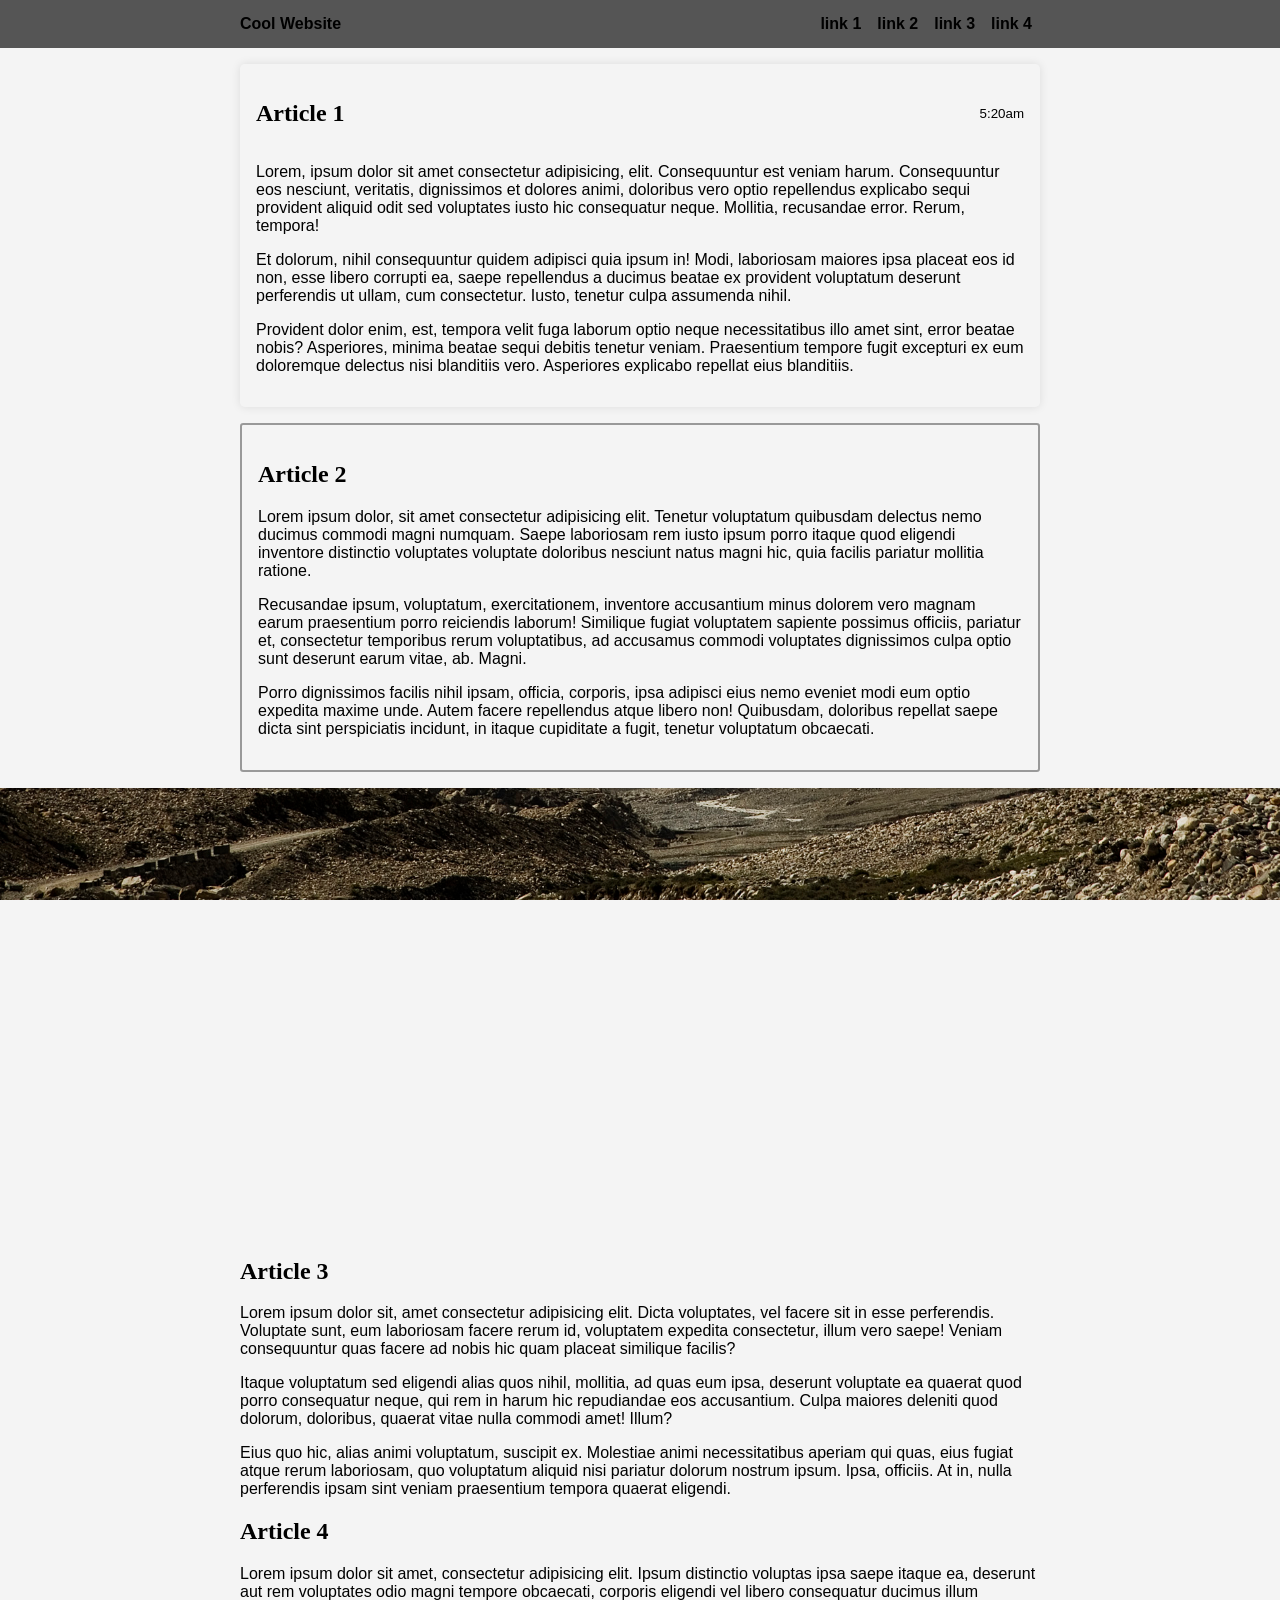
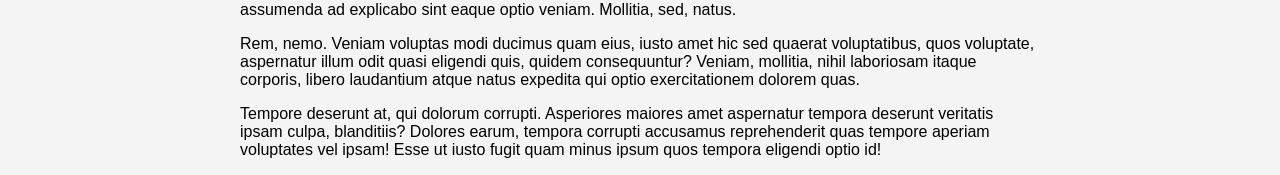
<file: class/index.html>
<!DOCTYPE html>
<html lang="en">
<head>
	<meta charset="UTF-8">
	<meta name="viewport" content="width=device-width, initial-scale=1.0">
	<title>Cool Website</title>

    <link rel="stylesheet" href="lib/css/styleguide.css">
    <link rel="stylesheet" href="css/storetheme.css">
</head>
<body>
	
    <header class="navbar">
        <div class="container display-flex">
            <div class="flex-none">
    	        <h1>Cool Website</h1>
            </div>

            <div class="flex-stretch"></div>
            <nav class="flex-none nav">
                <ul class="container display-flex">
                    <li><a href="#article1">link 1</a></li>
                    <li><a href="#article2">link 2</a></li>
                    <li><a href="#article3">link 3</a></li>
                    <li><a href="#article4">link 4</a></li>
                </ul>
            </nav>
        </div>
    </header>

    <div class="container">
    	<article id="article1" class="article card soft">
            <div class="display-flex flex-align-center">
                <div class="flex-stretch">
    		        <h2>Article 1</h2>
                </div>
                <div class="flex-none">
                    <small>5:20am</small>
                </div>
            </div>
    		<div class="article-body">
    			<p>Lorem, ipsum dolor sit amet consectetur adipisicing, elit. Consequuntur est veniam harum. Consequuntur eos nesciunt, veritatis, dignissimos et dolores animi, doloribus vero optio repellendus explicabo sequi provident aliquid odit sed voluptates iusto hic consequatur neque. Mollitia, recusandae error. Rerum, tempora!</p>
    			<p>Et dolorum, nihil consequuntur quidem adipisci quia ipsum in! Modi, laboriosam maiores ipsa placeat eos id non, esse libero corrupti ea, saepe repellendus a ducimus beatae ex provident voluptatum deserunt perferendis ut ullam, cum consectetur. Iusto, tenetur culpa assumenda nihil.</p>
    			<p>Provident dolor enim, est, tempora velit fuga laborum optio neque necessitatibus illo amet sint, error beatae nobis? Asperiores, minima beatae sequi debitis tenetur veniam. Praesentium tempore fugit excepturi ex eum doloremque delectus nisi blanditiis vero. Asperiores explicabo repellat eius blanditiis.</p>
    		</div>
    	</article>
    	<article id="article2" class="article card hard">
    		<h2>Article 2</h2>
    		<div class="article-body">
    			<p>Lorem ipsum dolor, sit amet consectetur adipisicing elit. Tenetur voluptatum quibusdam delectus nemo ducimus commodi magni numquam. Saepe laboriosam rem iusto ipsum porro itaque quod eligendi inventore distinctio voluptates voluptate doloribus nesciunt natus magni hic, quia facilis pariatur mollitia ratione.</p>
    			<p>Recusandae ipsum, voluptatum, exercitationem, inventore accusantium minus dolorem vero magnam earum praesentium porro reiciendis laborum! Similique fugiat voluptatem sapiente possimus officiis, pariatur et, consectetur temporibus rerum voluptatibus, ad accusamus commodi voluptates dignissimos culpa optio sunt deserunt earum vitae, ab. Magni.</p>
    			<p>Porro dignissimos facilis nihil ipsam, officia, corporis, ipsa adipisci eius nemo eveniet modi eum optio expedita maxime unde. Autem facere repellendus atque libero non! Quibusdam, doloribus repellat saepe dicta sint perspiciatis incidunt, in itaque cupiditate a fugit, tenetur voluptatum obcaecati.</p>
    		</div>
    	</article>
    </div>
    <div class="view-window" style="background-image:url('img/mountain.jpg')">
    </div>
    <div class="container">
    	<article id="article3" class="article">
    		<h2>Article 3</h2>
    		<div class="article-body">
    			<p>Lorem ipsum dolor sit, amet consectetur adipisicing elit. Dicta voluptates, vel facere sit in esse perferendis. Voluptate sunt, eum laboriosam facere rerum id, voluptatem expedita consectetur, illum vero saepe! Veniam consequuntur quas facere ad nobis hic quam placeat similique facilis?</p>
    			<p>Itaque voluptatum sed eligendi alias quos nihil, mollitia, ad quas eum ipsa, deserunt voluptate ea quaerat quod porro consequatur neque, qui rem in harum hic repudiandae eos accusantium. Culpa maiores deleniti quod dolorum, doloribus, quaerat vitae nulla commodi amet! Illum?</p>
    			<p>Eius quo hic, alias animi voluptatum, suscipit ex. Molestiae animi necessitatibus aperiam qui quas, eius fugiat atque rerum laboriosam, quo voluptatum aliquid nisi pariatur dolorum nostrum ipsum. Ipsa, officiis. At in, nulla perferendis ipsam sint veniam praesentium tempora quaerat eligendi.</p>
    		</div>
    	</article>
    	<article id="article4" class="article">
    		<h2>Article 4</h2>
    		<div class="article-body">
    			<p>Lorem ipsum dolor sit amet, consectetur adipisicing elit. Ipsum distinctio voluptas ipsa saepe itaque ea, deserunt aut rem voluptates odio magni tempore obcaecati, corporis eligendi vel libero consequatur ducimus illum assumenda ad explicabo sint eaque optio veniam. Mollitia, sed, natus.</p>
    			<p>Rem, nemo. Veniam voluptas modi ducimus quam eius, iusto amet hic sed quaerat voluptatibus, quos voluptate, aspernatur illum odit quasi eligendi quis, quidem consequuntur? Veniam, mollitia, nihil laboriosam itaque corporis, libero laudantium atque natus expedita qui optio exercitationem dolorem quas.</p>
    			<p>Tempore deserunt at, qui dolorum corrupti. Asperiores maiores amet aspernatur tempora deserunt veritatis ipsam culpa, blanditiis? Dolores earum, tempora corrupti accusamus reprehenderit quas tempore aperiam voluptates vel ipsam! Esse ut iusto fugit quam minus ipsum quos tempora eligendi optio id!</p>
    		</div>
    	</article>
    </div>

</body>
</html>
</file>
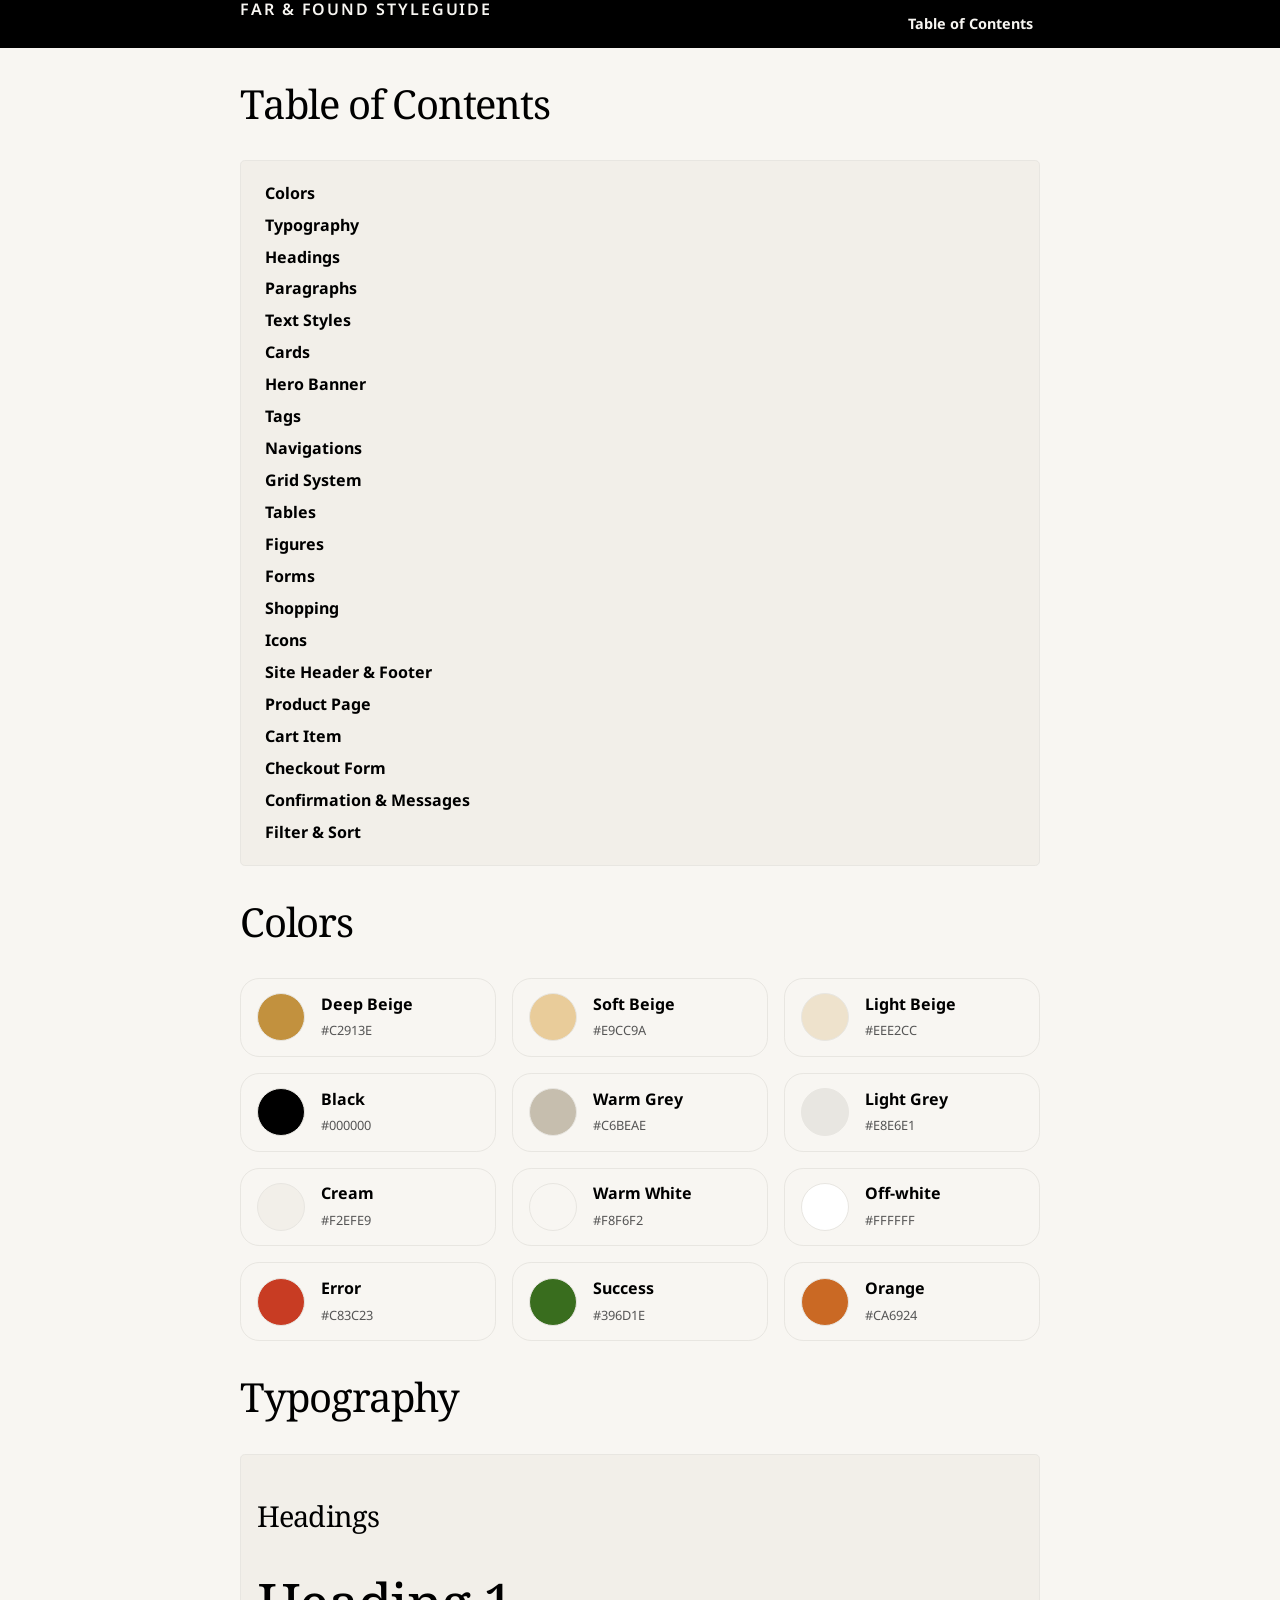
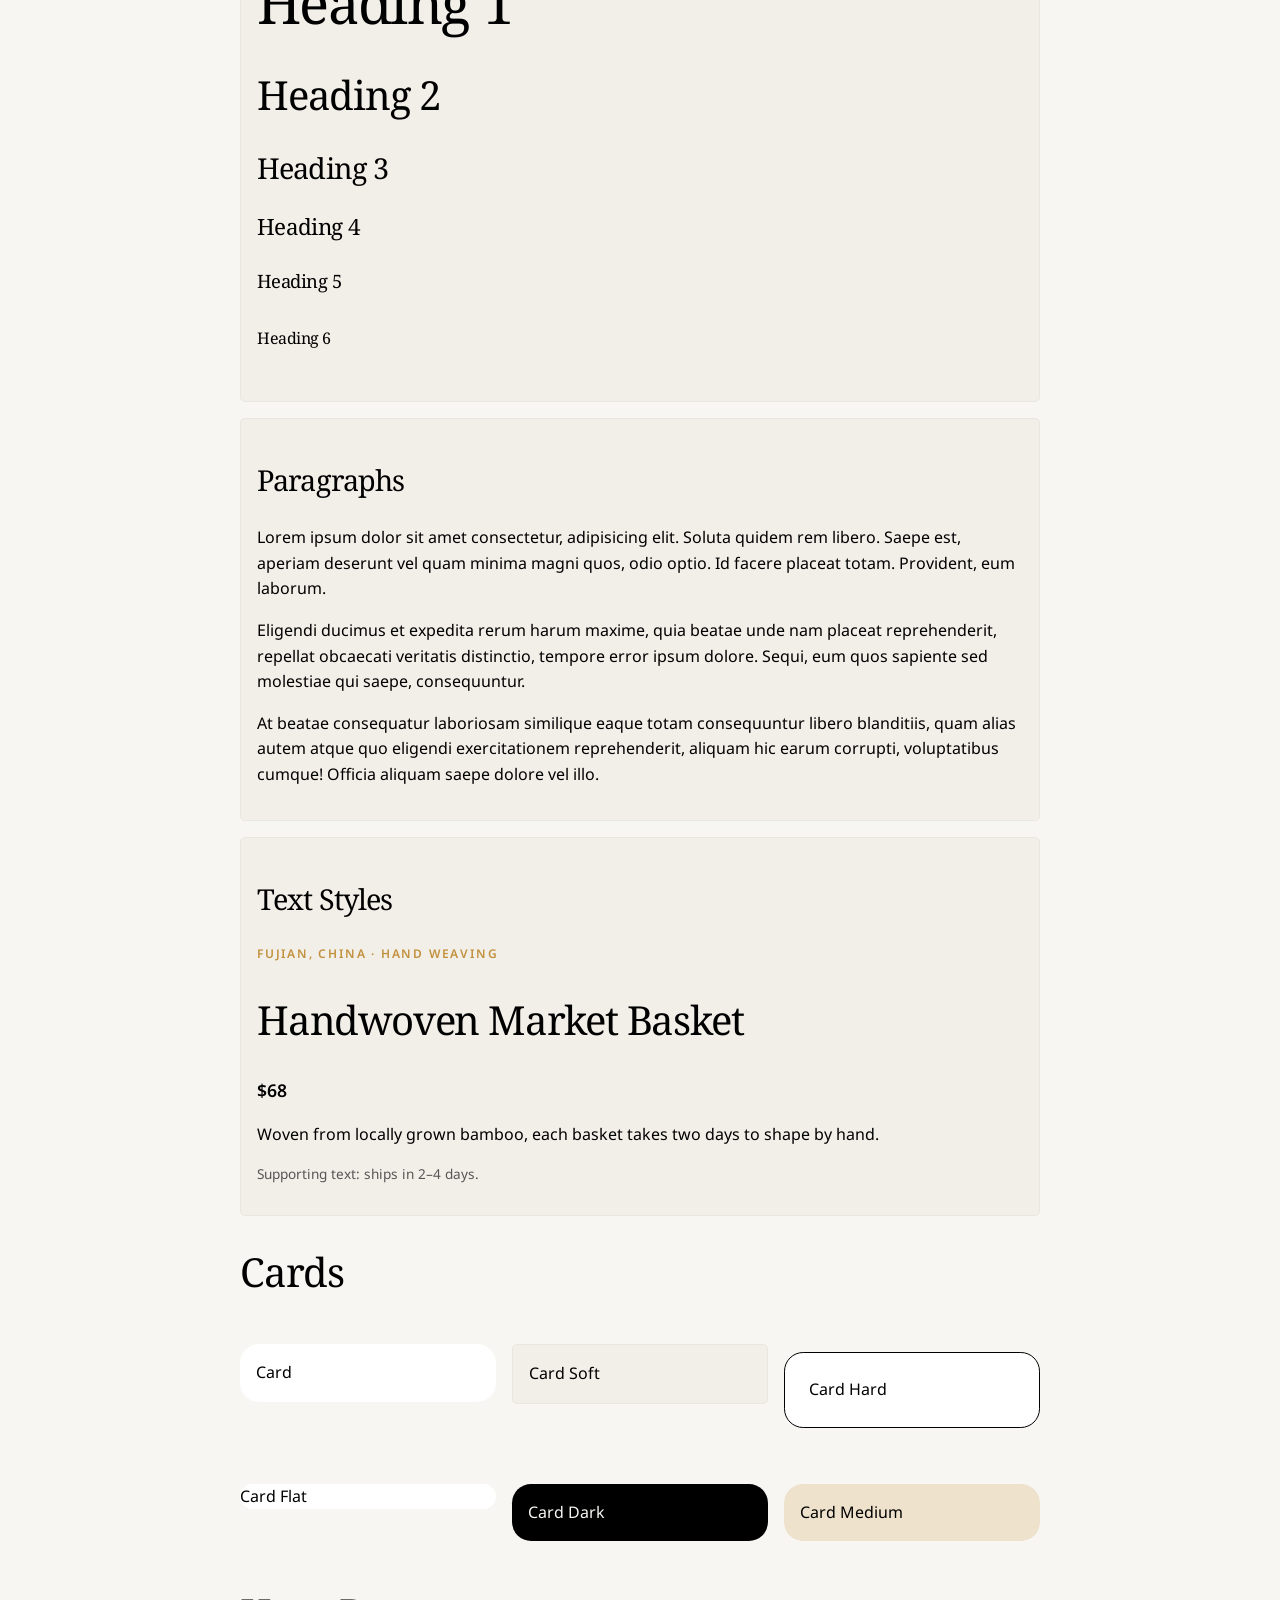
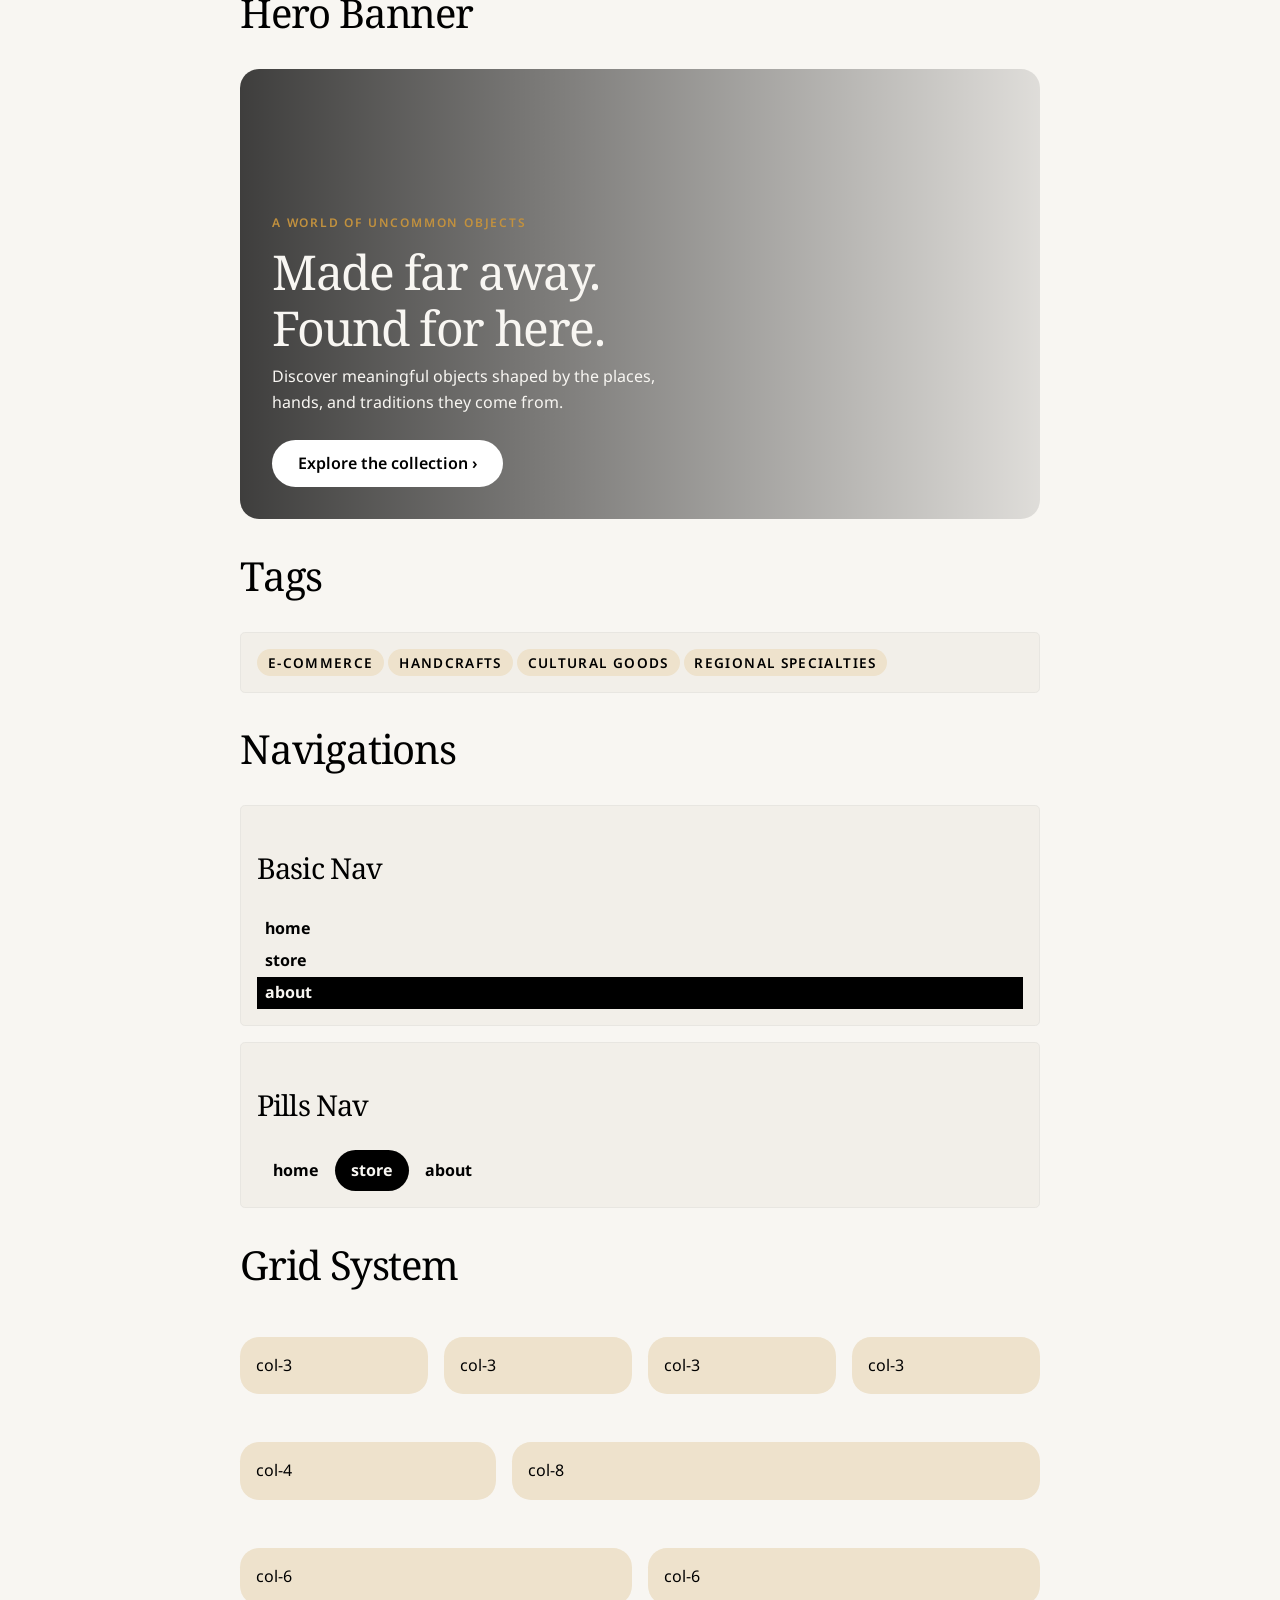
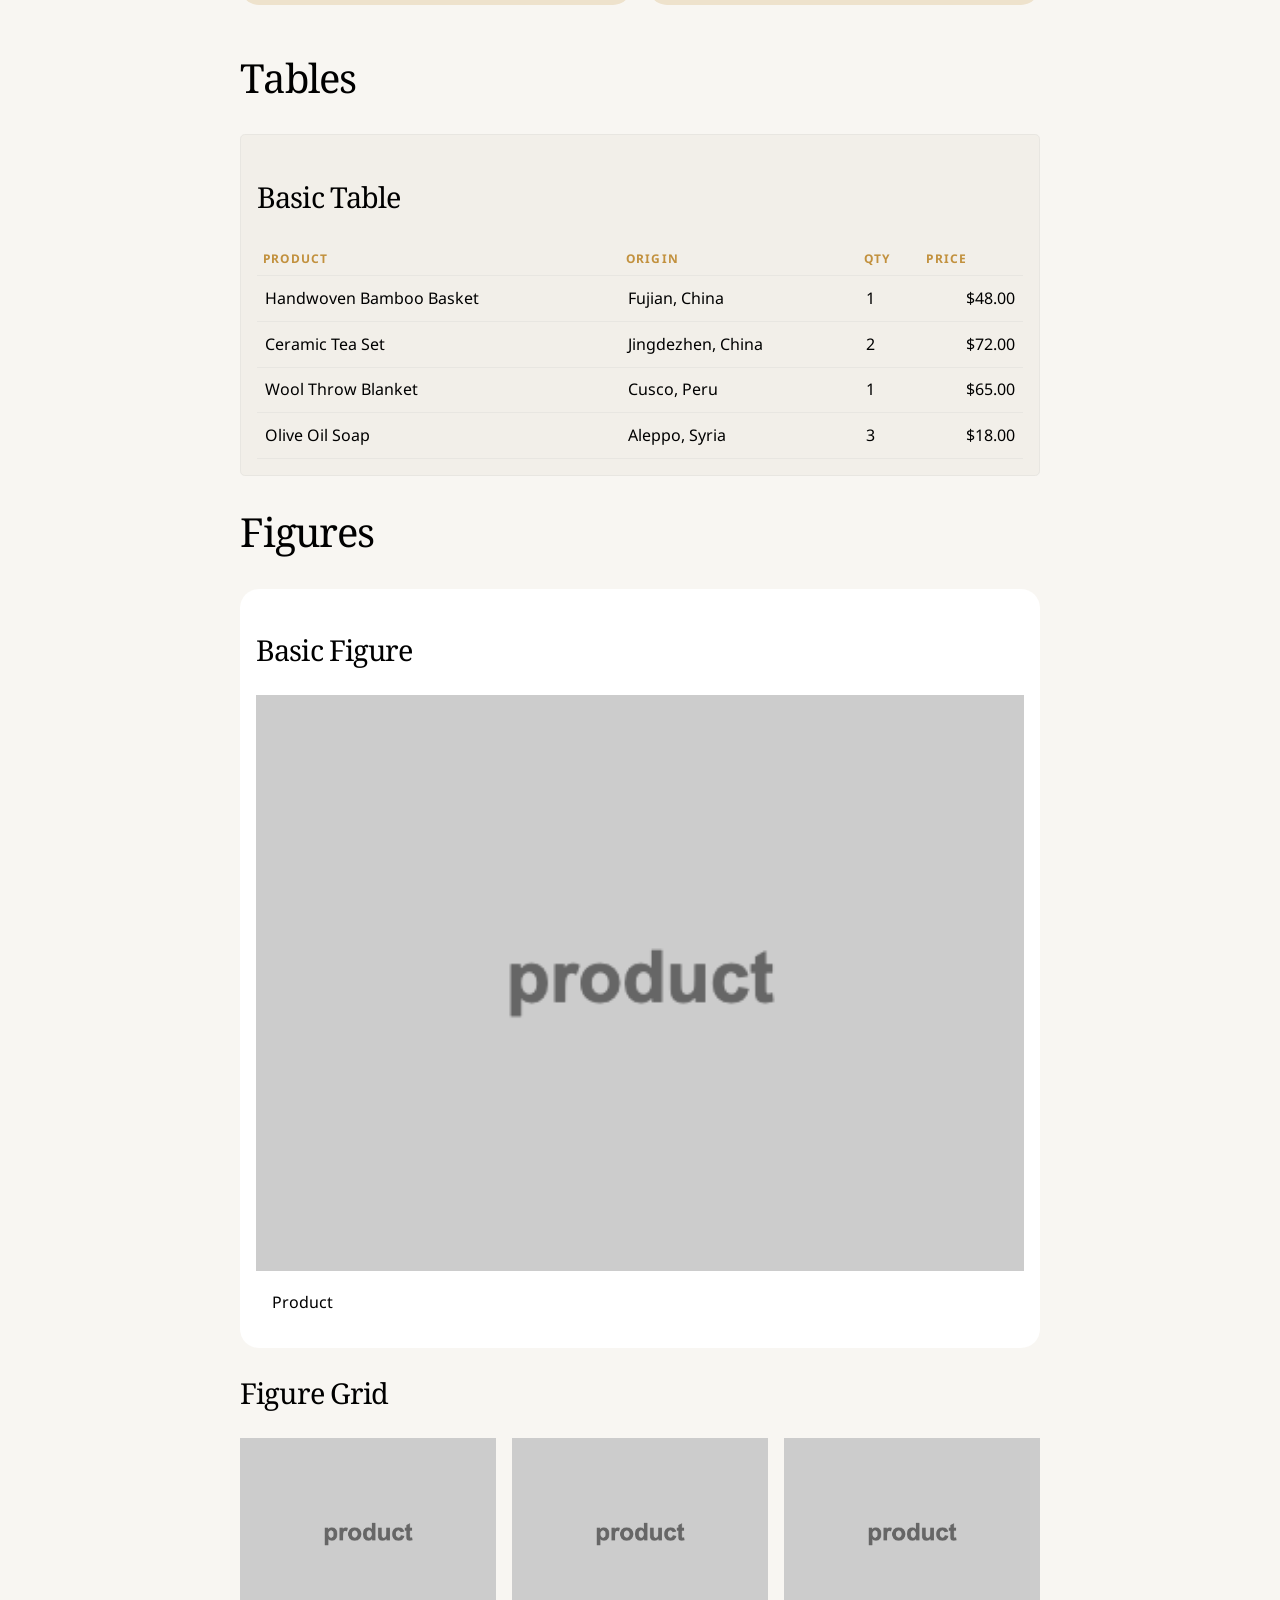
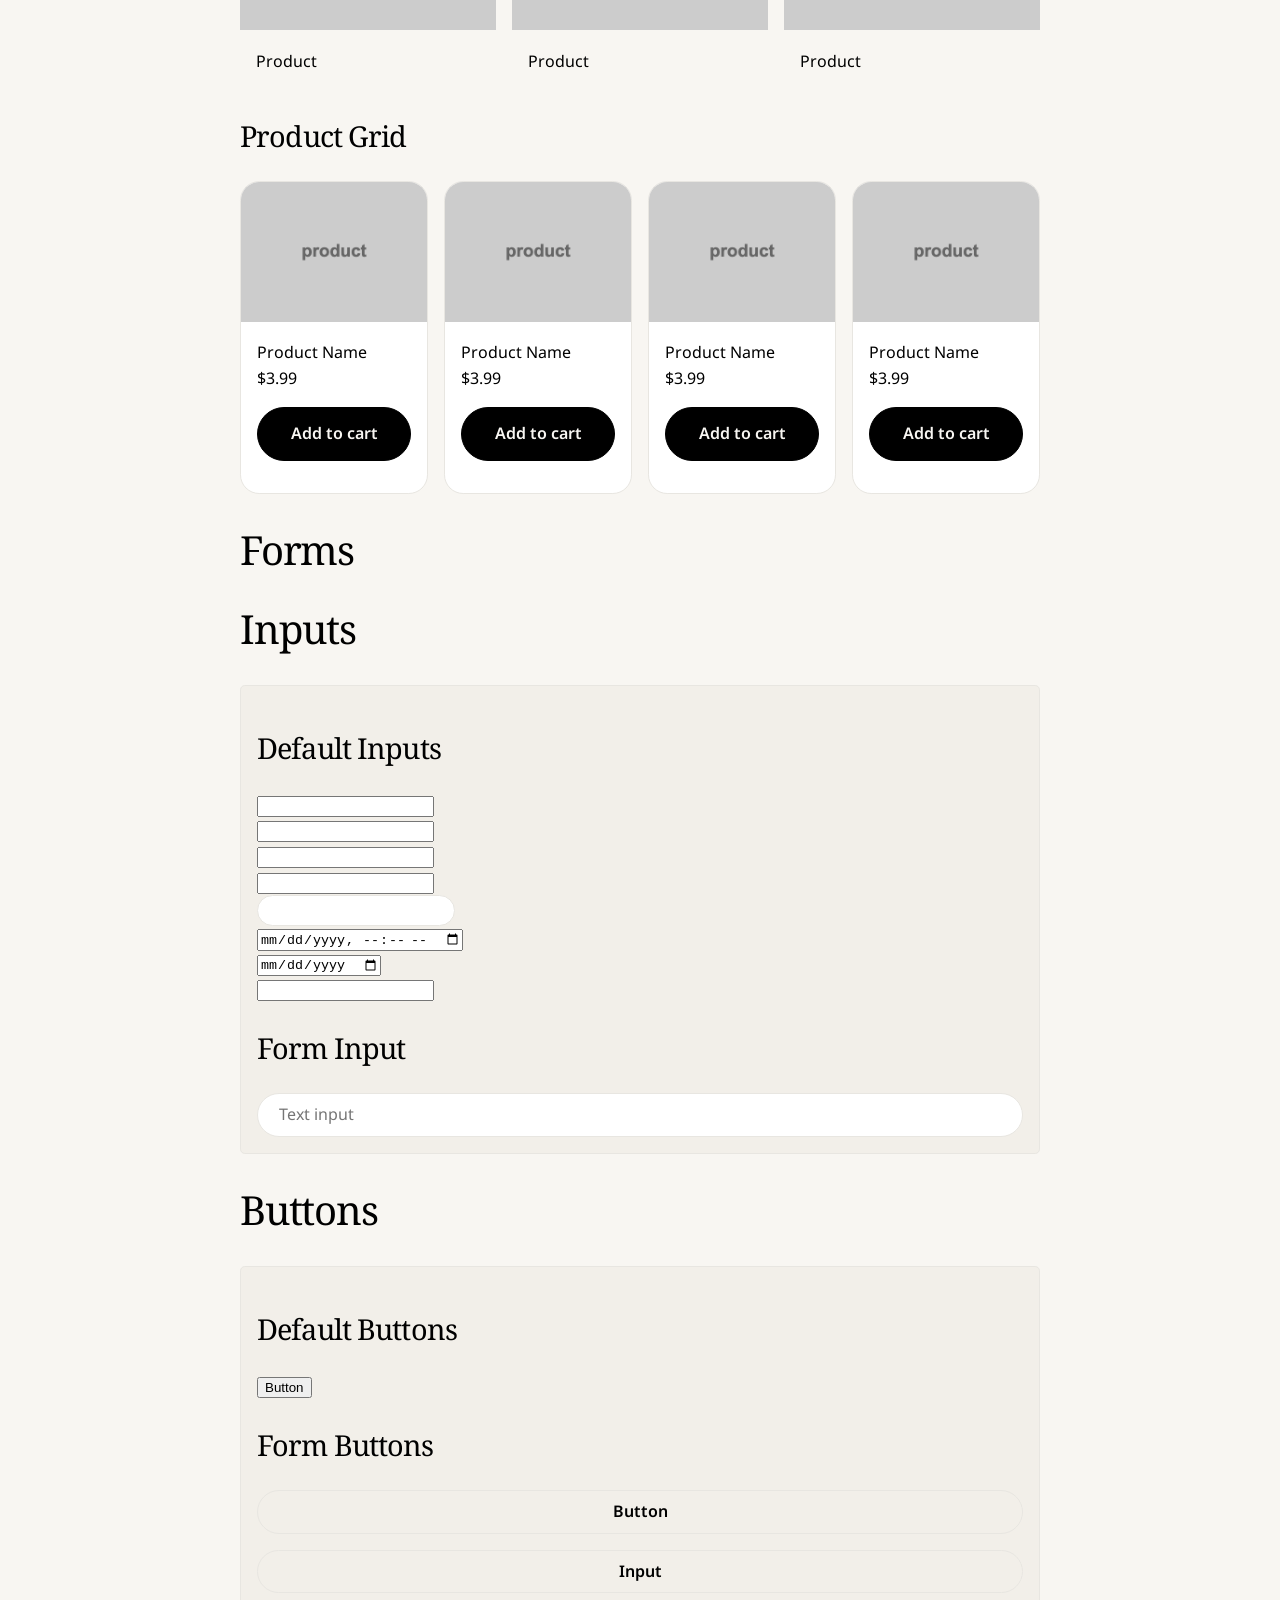
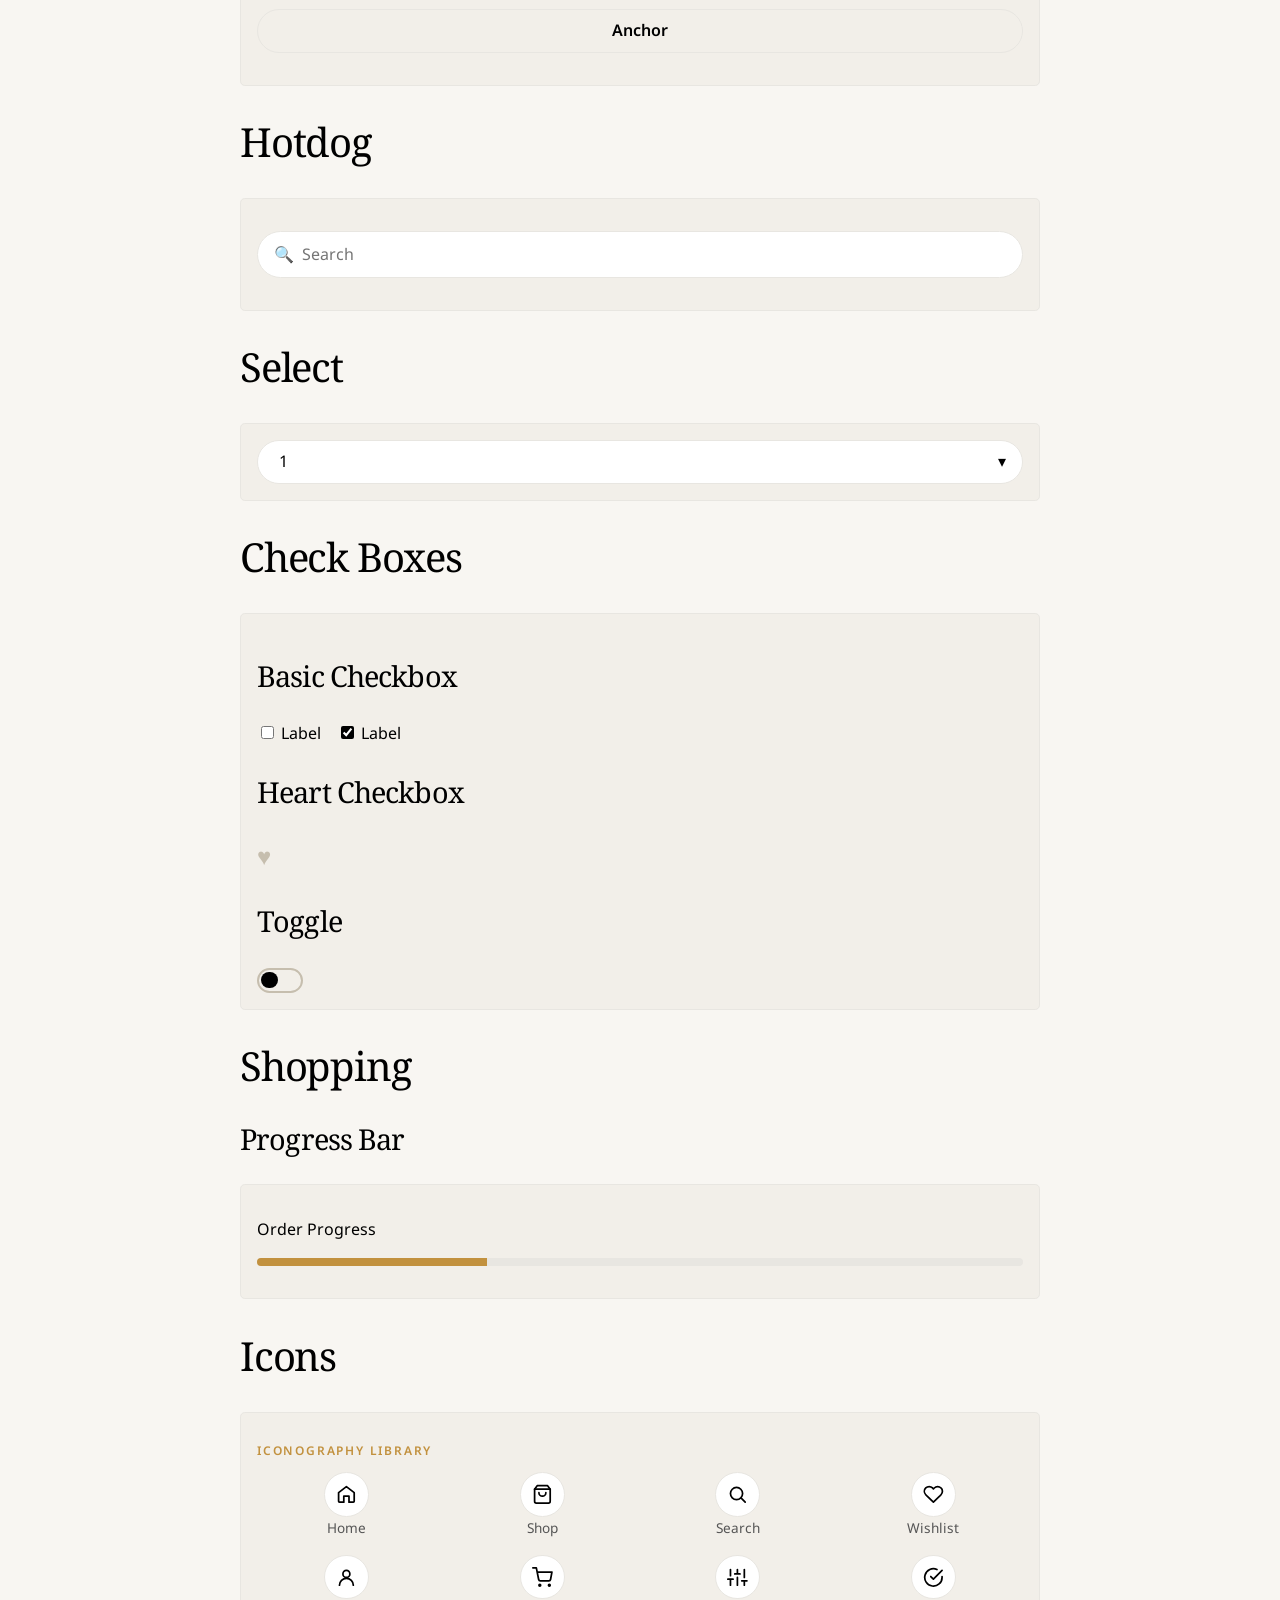
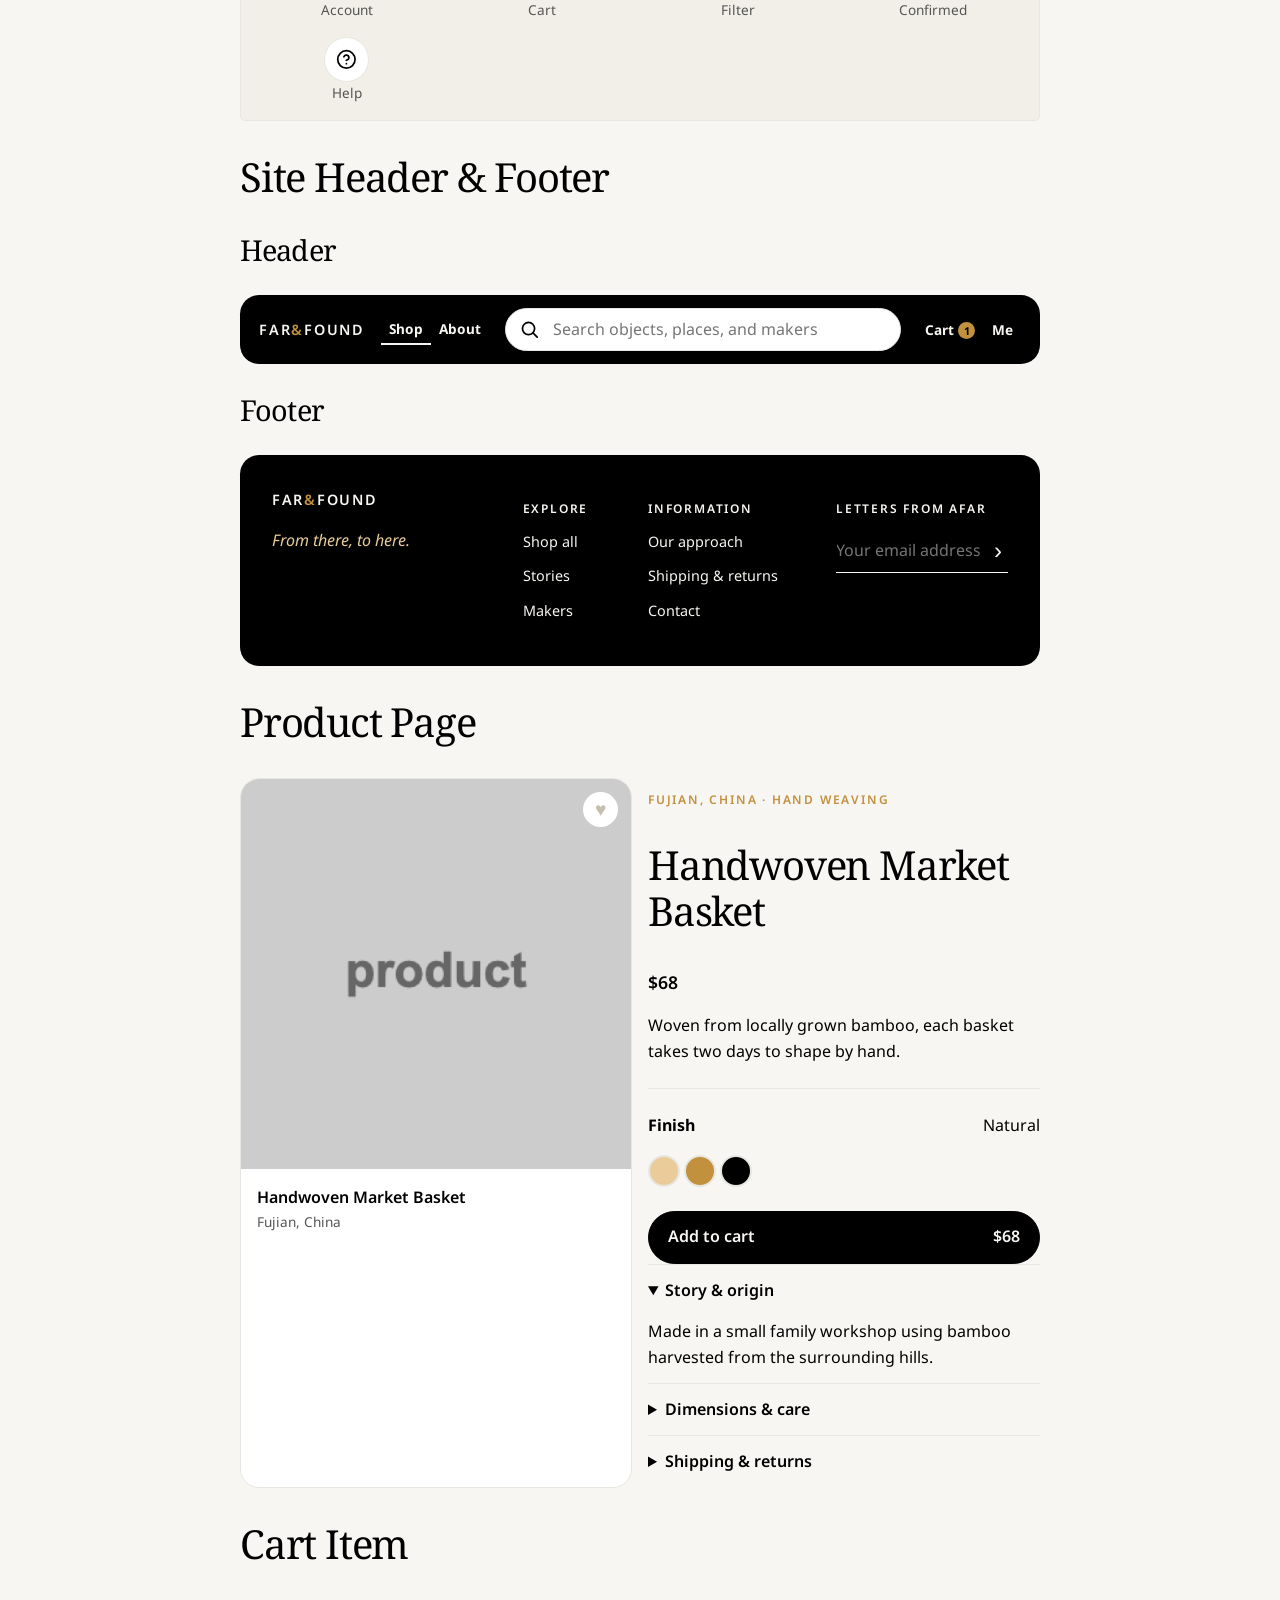
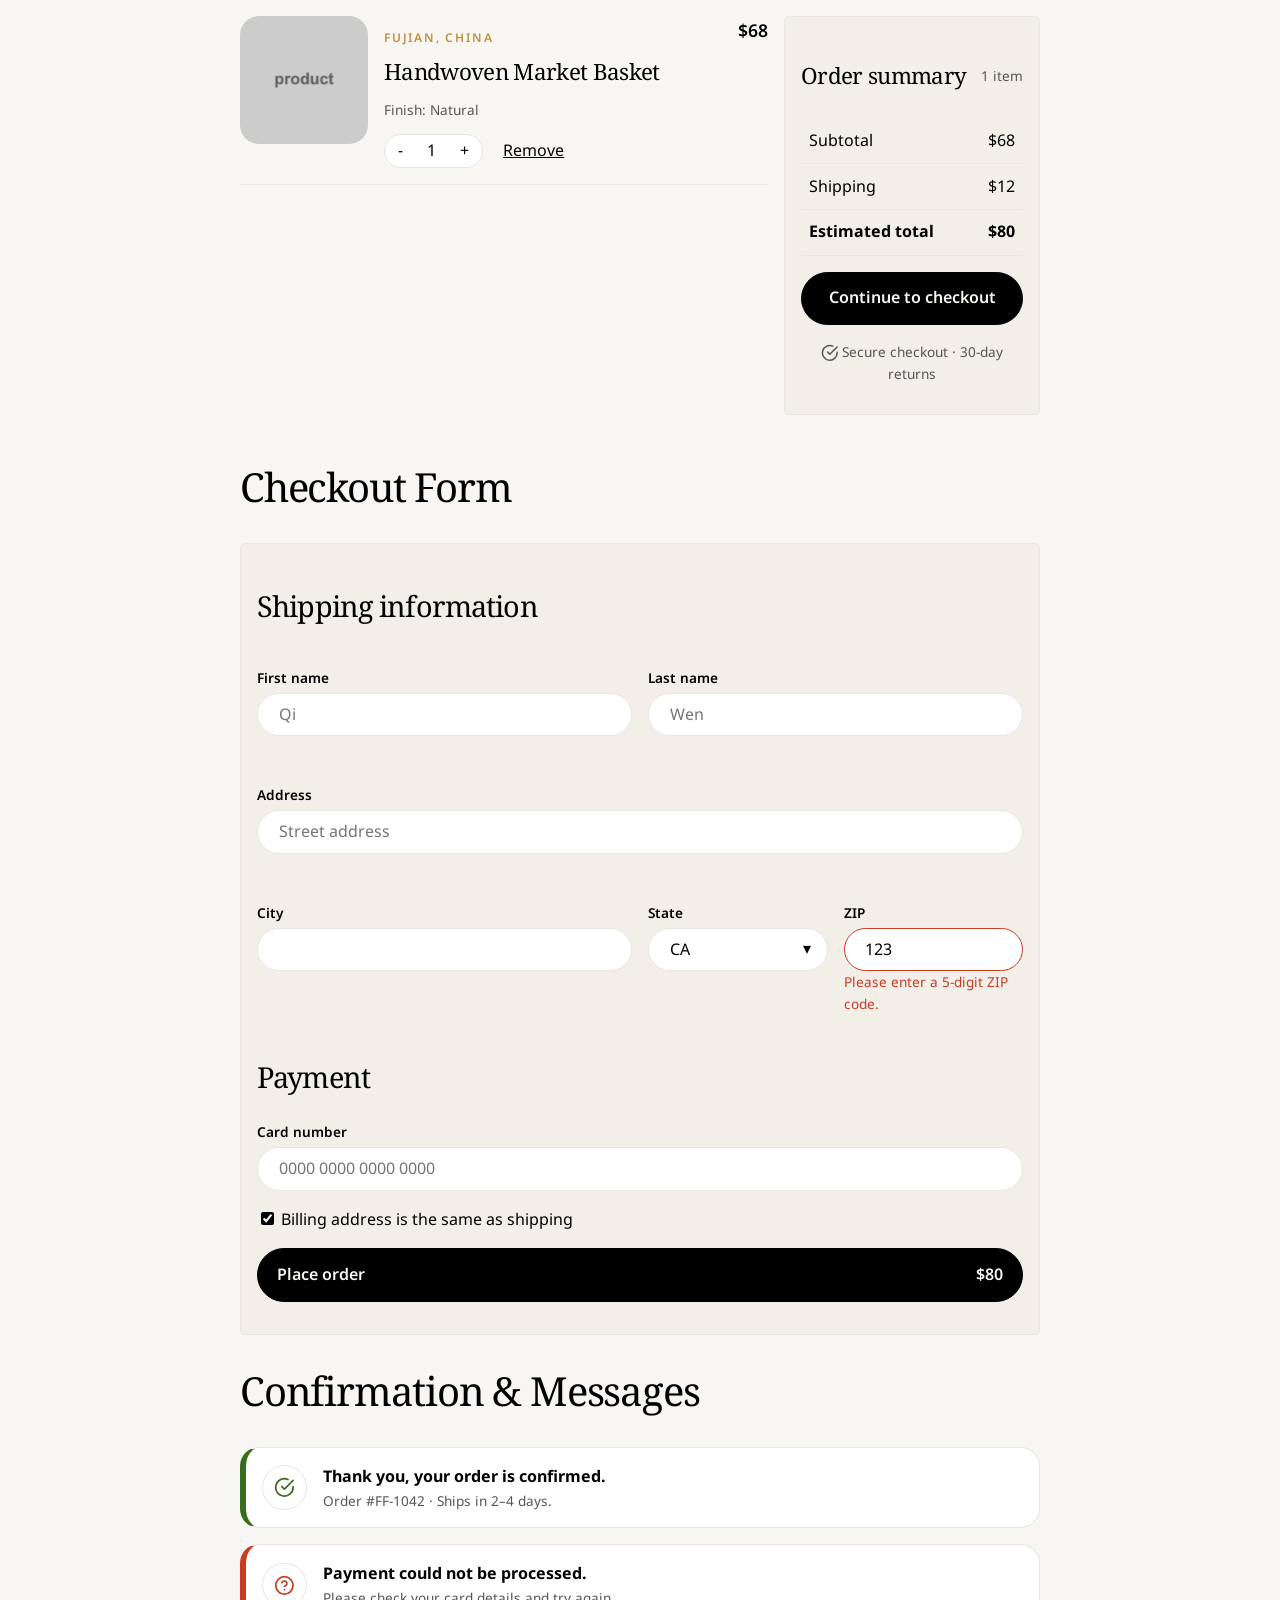
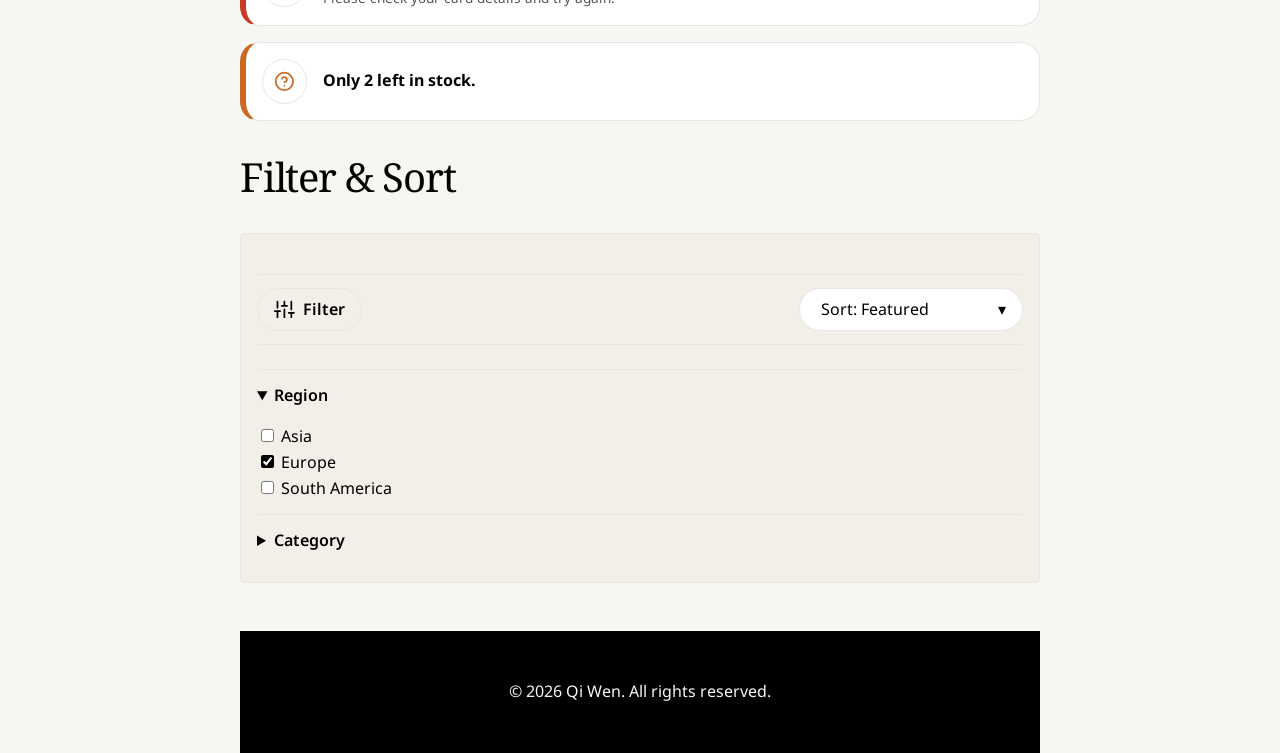
<file: wen.qi/styleguide/index.html>
<!DOCTYPE html>
<html lang="en">
<head>
	<meta charset="UTF-8">
	<meta name="viewport" content="width=device-width, initial-scale=1.0">
	<title>CSS Styleguide</title>

    <link rel="stylesheet" href="https://fonts.googleapis.com/css2?family=Noto+Sans:wght@400;700&family=Noto+Serif:wght@400;700&display=swap">
    <link rel="stylesheet" href="../lib/css/styleguide.css">
    <link rel="stylesheet" href="../css/storetheme.css">

    <script src="https://code.jquery.com/jquery-3.2.1.min.js"></script>
</head>
<body>

    <header class="navbar">
        <div class="container display-flex">
            <div class="flex-none">
    	        <h1>Far &amp; Found Styleguide</h1>
            </div>

            <div class="flex-stretch"></div>
            <nav class="flex-none nav">
                <ul class="container display-flex">
                    <li><a href="#tableofcontents">Table of Contents</a></li>
                </ul>
            </nav>
        </div>
    </header>

    <div class="container" id="tableofcontents">
        <h2>Table of Contents</h2>
        <div class="card soft">
            <nav class="nav">
                <ul>
                    <li><a href="#colors">Colors</a></li>
                    <li><a href="#typography">Typography</a></li>
                    <ul>
                        <li><a href="#headings">Headings</a></li>
                        <li><a href="#paragraphs">Paragraphs</a></li>
                        <li><a href="#textstyles">Text Styles</a></li>
                    </ul>
                    <li><a href="#cards">Cards</a></li>
                    <li><a href="#herobanner">Hero Banner</a></li>
                    <li><a href="#tags">Tags</a></li>
                    <li><a href="#navigations">Navigations</a></li>
                    <li><a href="#gridsystem">Grid System</a></li>
                    <li><a href="#tables">Tables</a></li>
                    <li><a href="#figures">Figures</a></li>
                    <li><a href="#forms">Forms</a></li>
                    <li><a href="#shopping">Shopping</a></li>
                    <li><a href="#icons">Icons</a></li>
                    <li><a href="#sitenav">Site Header &amp; Footer</a></li>
                    <li><a href="#productpage">Product Page</a></li>
                    <li><a href="#cartitem">Cart Item</a></li>
                    <li><a href="#checkout">Checkout Form</a></li>
                    <li><a href="#confirmation">Confirmation &amp; Messages</a></li>
                    <li><a href="#filtersort">Filter &amp; Sort</a></li>
                </ul>
            </nav>
        </div>
    </div>

    <div class="container" id="colors">
        <h2>Colors</h2>
        <div class="grid gap">
            <div class="col-4">
                <div class="color-chip">
                    <div class="dot" style="background-color: #c2913e;"></div>
                    <div><strong>Deep Beige</strong><span>#C2913E</span></div>
                </div>
            </div>

            <div class="col-4">
                <div class="color-chip">
                    <div class="dot" style="background-color: #e9cc9a;"></div>
                    <div><strong>Soft Beige</strong><span>#E9CC9A</span></div>
                </div>
            </div>

            <div class="col-4">
                <div class="color-chip">
                    <div class="dot" style="background-color: #eee2cc;"></div>
                    <div><strong>Light Beige</strong><span>#EEE2CC</span></div>
                </div>
            </div>

            <div class="col-4">
                <div class="color-chip">
                    <div class="dot" style="background-color: #000000;"></div>
                    <div><strong>Black</strong><span>#000000</span></div>
                </div>
            </div>

            <div class="col-4">
                <div class="color-chip">
                    <div class="dot" style="background-color: #c6beae;"></div>
                    <div><strong>Warm Grey</strong><span>#C6BEAE</span></div>
                </div>
            </div>

            <div class="col-4">
                <div class="color-chip">
                    <div class="dot" style="background-color: #e8e6e1;"></div>
                    <div><strong>Light Grey</strong><span>#E8E6E1</span></div>
                </div>
            </div>

            <div class="col-4">
                <div class="color-chip">
                    <div class="dot" style="background-color: #f2efe9;"></div>
                    <div><strong>Cream</strong><span>#F2EFE9</span></div>
                </div>
            </div>

            <div class="col-4">
                <div class="color-chip">
                    <div class="dot" style="background-color: #f8f6f2;"></div>
                    <div><strong>Warm White</strong><span>#F8F6F2</span></div>
                </div>
            </div>

            <div class="col-4">
                <div class="color-chip">
                    <div class="dot" style="background-color: #ffffff;"></div>
                    <div><strong>Off-white</strong><span>#FFFFFF</span></div>
                </div>
            </div>

            <div class="col-4">
                <div class="color-chip">
                    <div class="dot" style="background-color: #c83c23;"></div>
                    <div><strong>Error</strong><span>#C83C23</span></div>
                </div>
            </div>

            <div class="col-4">
                <div class="color-chip">
                    <div class="dot" style="background-color: #396d1e;"></div>
                    <div><strong>Success</strong><span>#396D1E</span></div>
                </div>
            </div>

            <div class="col-4">
                <div class="color-chip">
                    <div class="dot" style="background-color: #ca6924;"></div>
                    <div><strong>Orange</strong><span>#CA6924</span></div>
                </div>
            </div>
        </div>
    </div>

    <div class="container" id="typography">
        <h2>Typography</h2>

    	<div class="card soft" id="headings">
            <h3>Headings</h3>
            <h1>Heading 1</h1>
            <h2>Heading 2</h2>
            <h3>Heading 3</h3>
            <h4>Heading 4</h4>
            <h5>Heading 5</h5>
            <h6>Heading 6</h6>
        </div>

        <div class="card soft" id="paragraphs">
            <h3>Paragraphs</h3>
            <p>Lorem ipsum dolor sit amet consectetur, adipisicing elit. Soluta quidem rem libero. Saepe est, aperiam deserunt vel quam minima magni quos, odio optio. Id facere placeat totam. Provident, eum laborum.</p>
            <p>Eligendi ducimus et expedita rerum harum maxime, quia beatae unde nam placeat reprehenderit, repellat obcaecati veritatis distinctio, tempore error ipsum dolore. Sequi, eum quos sapiente sed molestiae qui saepe, consequuntur.</p>
            <p>At beatae consequatur laboriosam similique eaque totam consequuntur libero blanditiis, quam alias autem atque quo eligendi exercitationem reprehenderit, aliquam hic earum corrupti, voluptatibus cumque! Officia aliquam saepe dolore vel illo.</p>
        </div>

        <div class="card soft" id="textstyles">
            <h3>Text Styles</h3>
            <p class="eyebrow">Fujian, China · Hand Weaving</p>
            <h2>Handwoven Market Basket</h2>
            <p class="price">$68</p>
            <p>Woven from locally grown bamboo, each basket takes two days to shape by hand.</p>
            <p class="supporting">Supporting text: ships in 2–4 days.</p>
        </div>
    </div>

    <div class="container" id="cards">
        <h2>Cards</h2>

        <div class="grid gap">
            <div class="col-4">
                <div class="card">Card</div>
            </div>

            <div class="col-4">
                <div class="card soft">Card Soft</div>
            </div>

            <div class="col-4">
                <div class="card hard">Card Hard</div>
            </div>

            <div class="col-4">
                <div class="card flat">Card Flat</div>
            </div>

            <div class="col-4">
                <div class="card dark">Card Dark</div>
            </div>

            <div class="col-4">
                <div class="card medium">Card Medium</div>
            </div>
        </div>
    </div>

    <div class="container" id="herobanner">
        <h2>Hero Banner</h2>
        <div class="view-window" style="background-image: url('../img/hero.jpg');">
            <div class="hero-overlay">
                <p class="eyebrow">A world of uncommon objects</p>
                <h3>Made far away.<br>Found for here.</h3>
                <p>Discover meaningful objects shaped by the places, hands, and traditions they come from.</p>
                <a href="#" class="btn">Explore the collection &rsaquo;</a>
            </div>
        </div>

    <div class="container" id="tags">
        <h2>Tags</h2>
        <div class="card soft">
            <span class="tag">E-Commerce</span>
            <span class="tag">Handcrafts</span>
            <span class="tag">Cultural Goods</span>
            <span class="tag">Regional Specialties</span>
        </div>
    </div>

    <div class="container" id="navigations">
        <h2>Navigations</h2>

        <script>
			const makeNav = (classes='') => {
				const links = ['home', 'store', 'about'];
				let ran = Math.floor(Math.random()*links.length);
				document.write(`
				<div>
					<nav class="${classes}">
						<ul>
						${links.reduce((r,o,i)=>{
							return r+`<li class="${ran==i?'active':''}"><a href="#">${o}</a></li>`;
						},'')}
						</ul>
					</nav>
				</div>
				`);
			};
        </script>

        <div class="card soft">
            <h3>Basic Nav</h3>

            <script>makeNav('nav')</script>
        </div>

        <div class="card soft">
            <h3>Pills Nav</h3>

            <script>makeNav('nav nav-pills')</script>
        </div>

    </div>

    <script>
        $("#navigations .nav a").on("click",function(e){
            e.preventDefault();
            $(this).closest("li").addClass("active")
                .siblings().removeClass("active")
        })
    </script>

    <div class="container" id="gridsystem">
        <h2>Grid System</h2>

        <div class="grid gap">
            <div class="col-3"><div class="card medium">col-3</div></div>
            <div class="col-3"><div class="card medium">col-3</div></div>
            <div class="col-3"><div class="card medium">col-3</div></div>
            <div class="col-3"><div class="card medium">col-3</div></div>
            <div class="col-4"><div class="card medium">col-4</div></div>
            <div class="col-8"><div class="card medium">col-8</div></div>
            <div class="col-6"><div class="card medium">col-6</div></div>
            <div class="col-6"><div class="card medium">col-6</div></div>
        </div>
    </div>

	<script>
	const makeTable = (classes='') => {
		const head = ['Product','Origin','Qty','Price'];
		const body = [
			['Handwoven Bamboo Basket','Fujian, China','1','$48.00'],
			['Ceramic Tea Set','Jingdezhen, China','2','$72.00'],
			['Wool Throw Blanket','Cusco, Peru','1','$65.00'],
			['Olive Oil Soap','Aleppo, Syria','3','$18.00'],
		];

		// let ran = Math.floor(Math.random()*iinks.length);	
		document.write(`
			<table class="${classes}">
			<thead><tr>${head.reduce((r,o)=>r+`<th>${o}</th>`,'')}</tr></thead>
			<tbody>${body.reduce((r,o,i)=>r+
				`<tr>${
					o.reduce((r,o)=>r+`<td>${o}</td>`,'')
				}</tr>`,'')
			}</tbody>
		</table>
		`);
	}
	</script>
	<div class="container" id="tables">
		<h2>Tables</h2>

		<div class="card soft">
			<h3>Basic Table</h3>
			
			<script>makeTable("table")</script>
		</div>

		<h2 id="figures">Figures</h2>

		<div class="card">
			<h3>Basic Figure</h3>

			<figure class="figure">
				<img src="../img/placeholder.png" alt="Product placeholder">
				<figcaption>Product</figcaption>
			</figure>

		</div>

		<h3>Figure Grid</h3>
		<div class="grid gap">
			<div class="col-4">
				<figure class="figure">
					<img src="../img/placeholder.png" alt="Product placeholder">
					<figcaption>Product</figcaption>
				</figure>
			</div>
		
			<div class="col-4">
				<figure class="figure">
					<img src="../img/placeholder.png" alt="Product placeholder">
					<figcaption>Product</figcaption>
				</figure>
			</div>
		
			<div class="col-4">
				<figure class="figure">
					<img src="../img/placeholder.png" alt="Product placeholder">
					<figcaption>Product</figcaption>
				</figure>
			</div>
		</div>

		<h3>Product Grid</h3>

		<div class="grid gap">
			<div class="col-3">
				<figure class="figure product">
					<img src="../img/placeholder.png" alt="Product placeholder">
					<figcaption>
						<div>Product Name</div>
						<div>$3.99</div>
						<div class="form-control">
							<button type="button" class="form-button primary">Add to cart</button>
						</div>
					</figcaption>
				</figure>
			</div>
			<div class="col-3">
				<figure class="figure product">
					<img src="../img/placeholder.png" alt="Product placeholder">
					<figcaption>
						<div>Product Name</div>
						<div>$3.99</div>
						<div class="form-control">
							<button type="button" class="form-button primary">Add to cart</button>
						</div>
					</figcaption>
				</figure>
			</div>
			<div class="col-3">
				<figure class="figure product">
					<img src="../img/placeholder.png" alt="Product placeholder">
					<figcaption>
						<div>Product Name</div>
						<div>$3.99</div>
						<div class="form-control">
							<button type="button" class="form-button primary">Add to cart</button>
						</div>
					</figcaption>
				</figure>
			</div>
			<div class="col-3">
				<figure class="figure product">
					<img src="../img/placeholder.png" alt="Product placeholder">
					<figcaption>
						<div>Product Name</div>
						<div>$3.99</div>
						<div class="form-control">
							<button type="button" class="form-button primary">Add to cart</button>
						</div>
					</figcaption>
				</figure>
			</div>
		</div>
	</div>

	<div class="container" id="forms">
		<h2>Forms</h2>

		<h2>Inputs</h2>
		<div class="card soft">
			<h3>Default Inputs</h3>
			<form>
				<input type="text"><br>
				<input type="number"><br>
				<input type="password"><br>
				<input type="url"><br>
				<input type="email"><br>
				<input type="datetime-local"><br>
				<input type="date"><br>
				<input type="search"><br>
			</form>

			<h3>Form Input</h3>
			<form>
				<input type="text" class="form-input" placeholder="Text input">
			</form>
		</div>

		<h2 id="buttons">Buttons</h2>
		<div class="card soft">
			<h3>Default Buttons</h3>
			<button>Button</button>

			<h3>Form Buttons</h3>
			<div class="form-control">
				<button type="button" class="form-button">Button</button>
			</div>
			<div class="form-control">
				<input type="button" class="form-button" value="Input">
			</div>
			<div class="form-control">
				<a href="#" class="form-button">Anchor</a>
			</div>
		</div>

		<h2 id="hotdog">Hotdog</h2>
		<div class="card soft">
			<div class="form-control">
				<form class="hotdog">
					<span style="padding-left: 0.5em; color: var(--color-neutral-medium);">🔍</span>
					<input type="search" placeholder="Search" style="padding-left: 0.5em;">
				</form>
			</div>
		</div>

		<h2 id="select">Select</h2>
		<div class="card soft">
			<div class="form-select">
				<select>
					<option>1</option>
					<option>2</option>
					<option>3</option>
					<option>4</option>
				</select>
			</div>
		</div>

		<h2 id="checkboxes">Check Boxes</h2>
		<div class="card soft">
			<h3>Basic Checkbox</h3>
			<label><input type="checkbox"> Label</label> &nbsp;&nbsp;
			<label><input type="checkbox" checked> Label</label>

			<h3>Heart Checkbox</h3>
			<div class="favorite">
				<input type="checkbox" id="favorite-1">
				<label for="favorite-1">&hearts;</label>
			</div>

			<h3>Toggle</h3>
			<div class="toggle">
				<input type="checkbox" id="toggle-1">
				<label for="toggle-1"></label>
			</div>
		</div>
	</div>

	<div class="container" id="shopping">
		<h2>Shopping</h2>

		<h3>Progress Bar</h3>
		<div class="card soft">
			<p>Order Progress</p>
			<div class="progress">
				<div class="progress-bar" style="width: 30%;"></div>
			</div>
		</div>
	</div>


	<div class="container" id="icons">
		<h2>Icons</h2>
		<div class="card soft">
			<p class="eyebrow">Iconography Library</p>
			<div class="grid gap">
			<div class="col-3 icon-item">
				<span class="icon-circle"><svg class="icon" viewBox="0 0 24 24" aria-hidden="true"><path d="M3 10l9-7 9 7v10a1 1 0 0 1-1 1h-5v-7H9v7H4a1 1 0 0 1-1-1z"/></svg></span>
				<div class="supporting">Home</div>
			</div>
			<div class="col-3 icon-item">
				<span class="icon-circle"><svg class="icon" viewBox="0 0 24 24" aria-hidden="true"><path d="M6 2L3 6v14a2 2 0 0 0 2 2h14a2 2 0 0 0 2-2V6l-3-4z"/><path d="M3 6h18"/><path d="M16 10a4 4 0 0 1-8 0"/></svg></span>
				<div class="supporting">Shop</div>
			</div>
			<div class="col-3 icon-item">
				<span class="icon-circle"><svg class="icon" viewBox="0 0 24 24" aria-hidden="true"><circle cx="11" cy="11" r="7"/><path d="M21 21l-4.3-4.3"/></svg></span>
				<div class="supporting">Search</div>
			</div>
			<div class="col-3 icon-item">
				<span class="icon-circle"><svg class="icon" viewBox="0 0 24 24" aria-hidden="true"><path d="M20.8 4.6a5.5 5.5 0 0 0-7.8 0L12 5.7l-1-1.1a5.5 5.5 0 0 0-7.8 7.8l1 1.1L12 21l7.8-7.5 1-1.1a5.5 5.5 0 0 0 0-7.8z"/></svg></span>
				<div class="supporting">Wishlist</div>
			</div>
			<div class="col-3 icon-item">
				<span class="icon-circle"><svg class="icon" viewBox="0 0 24 24" aria-hidden="true"><circle cx="12" cy="8" r="4"/><path d="M4 21a8 8 0 0 1 16 0"/></svg></span>
				<div class="supporting">Account</div>
			</div>
			<div class="col-3 icon-item">
				<span class="icon-circle"><svg class="icon" viewBox="0 0 24 24" aria-hidden="true"><circle cx="9" cy="21" r="1"/><circle cx="20" cy="21" r="1"/><path d="M1 1h4l2.7 13.4a2 2 0 0 0 2 1.6h9.7a2 2 0 0 0 2-1.6L23 6H6"/></svg></span>
				<div class="supporting">Cart</div>
			</div>
			<div class="col-3 icon-item">
				<span class="icon-circle"><svg class="icon" viewBox="0 0 24 24" aria-hidden="true"><path d="M4 21v-7M4 10V3M12 21v-9M12 8V3M20 21v-5M20 12V3M1 14h6M9 8h6M17 16h6"/></svg></span>
				<div class="supporting">Filter</div>
			</div>
			<div class="col-3 icon-item">
				<span class="icon-circle"><svg class="icon" viewBox="0 0 24 24" aria-hidden="true"><path d="M22 11.1V12a10 10 0 1 1-5.9-9.1"/><path d="M22 4L12 14l-3-3"/></svg></span>
				<div class="supporting">Confirmed</div>
			</div>
			<div class="col-3 icon-item">
				<span class="icon-circle"><svg class="icon" viewBox="0 0 24 24" aria-hidden="true"><circle cx="12" cy="12" r="10"/><path d="M9.1 9a3 3 0 0 1 5.8 1c0 2-3 3-3 3"/><path d="M12 17h.01"/></svg></span>
				<div class="supporting">Help</div>
			</div>
			</div>
		</div>
	</div>

	<div class="container" id="sitenav">
		<h2>Site Header &amp; Footer</h2>

		<h3>Header</h3>
		<header class="site-header">
			<div class="display-flex flex-align-center site-header-inner">
				<a href="#" class="logo flex-none">FAR<span>&amp;</span>FOUND</a>
				<nav class="nav flex-none">
					<ul class="display-flex">
						<li class="active"><a href="#">Shop</a></li>
						<li><a href="#">About</a></li>
					</ul>
				</nav>
				<form class="hotdog flex-stretch">
					<span class="hotdog-icon"><svg class="icon" viewBox="0 0 24 24" aria-hidden="true"><circle cx="11" cy="11" r="7"/><path d="M21 21l-4.3-4.3"/></svg></span>
					<input type="search" placeholder="Search objects, places, and makers">
				</form>
				<nav class="nav flex-none">
					<ul class="display-flex">
						<li><a href="#">Cart <span class="badge">1</span></a></li>
						<li><a href="#">Me</a></li>
					</ul>
				</nav>
			</div>
		</header>

		<h3>Footer</h3>
		<div class="site-footer">
			<div class="grid gap">
				<div class="col-4">
					<a href="#" class="logo">FAR<span>&amp;</span>FOUND</a>
					<p class="tagline">From there, to here.</p>
				</div>
				<div class="col-2 footer-links">
					<p class="eyebrow-light">Explore</p>
					<a href="#">Shop all</a>
					<a href="#">Stories</a>
					<a href="#">Makers</a>
				</div>
				<div class="col-3 footer-links">
					<p class="eyebrow-light">Information</p>
					<a href="#">Our approach</a>
					<a href="#">Shipping &amp; returns</a>
					<a href="#">Contact</a>
				</div>
				<div class="col-3">
					<p class="eyebrow-light">Letters from Afar</p>
					<form class="underline-form">
						<input type="email" placeholder="Your email address">
						<button type="button" aria-label="Subscribe">&rsaquo;</button>
					</form>
				</div>
			</div>
		</div>
	</div>

	<div class="container" id="productpage">
		<h2>Product Page</h2>
		<div class="grid gap">
			<div class="col-6">
				<figure class="figure product">
					<div class="image-wrap">
						<img src="../img/placeholder.png" alt="Product placeholder">
						<div class="favorite heart-overlay">
							<input type="checkbox" id="favorite-2">
							<label for="favorite-2">&hearts;</label>
						</div>
					</div>
					<figcaption>
						<div class="content-heading">Handwoven Market Basket</div>
						<div class="supporting">Fujian, China</div>
					</figcaption>
				</figure>
			</div>
			<div class="col-6">
				<p class="eyebrow">Fujian, China · Hand Weaving</p>
				<h2>Handwoven Market Basket</h2>
				<p class="price">$68</p>
				<p>Woven from locally grown bamboo, each basket takes two days to shape by hand.</p>
				<hr>
				<div class="display-flex">
					<strong class="flex-stretch">Finish</strong>
					<span>Natural</span>
				</div>
				<p>
					<span class="swatch" style="background-color: #e9cc9a;"></span>
					<span class="swatch" style="background-color: #c2913e;"></span>
					<span class="swatch" style="background-color: #000000;"></span>
				</p>
				<a href="#" class="form-button primary button-split"><span>Add to cart</span><span>$68</span></a>

				<details class="details" open>
					<summary>Story &amp; origin</summary>
					<p>Made in a small family workshop using bamboo harvested from the surrounding hills.</p>
				</details>
				<details class="details">
					<summary>Dimensions &amp; care</summary>
					<p>15" wide × 11" high. Wipe clean with a soft, dry cloth.</p>
				</details>
				<details class="details">
					<summary>Shipping &amp; returns</summary>
					<p>Ships in 2–4 days. Returns accepted within 30 days.</p>
				</details>
			</div>
		</div>
	</div>

	<div class="container" id="cartitem">
		<h2>Cart Item</h2>
		<div class="grid gap">
			<div class="col-8">
				<div class="cart-item">
					<img src="../img/placeholder.png" alt="Product placeholder">
					<div class="flex-stretch">
						<p class="eyebrow">Fujian, China</p>
						<h4>Handwoven Market Basket</h4>
						<p class="supporting">Finish: Natural</p>
						<div class="stepper">
							<button type="button">-</button>
							<span>1</span>
							<button type="button">+</button>
						</div>
						<a href="#" class="link-underline">Remove</a>
					</div>
					<div class="price">$68</div>
				</div>
			</div>
			<div class="col-4">
				<div class="card soft">
					<div class="display-flex flex-align-center">
						<h4 class="flex-stretch">Order summary</h4>
						<span class="supporting">1 item</span>
					</div>
					<table class="table">
						<tbody>
							<tr><td>Subtotal</td><td>$68</td></tr>
							<tr><td>Shipping</td><td>$12</td></tr>
							<tr><td><strong>Estimated total</strong></td><td><strong>$80</strong></td></tr>
						</tbody>
					</table>
					<div class="form-control">
						<a href="#" class="form-button primary">Continue to checkout</a>
					</div>
					<p class="supporting center"><svg class="icon" viewBox="0 0 24 24" aria-hidden="true"><path d="M22 11.1V12a10 10 0 1 1-5.9-9.1"/><path d="M22 4L12 14l-3-3"/></svg> Secure checkout · 30-day returns</p>
				</div>
			</div>
		</div>
	</div>

	<div class="container" id="checkout">
		<h2>Checkout Form</h2>
		<div class="card soft">
			<h3>Shipping information</h3>
			<form>
				<div class="grid gap">
					<div class="col-6 form-control">
						<label class="form-label" for="first">First name</label>
						<input type="text" class="form-input" id="first" placeholder="Qi">
					</div>
					<div class="col-6 form-control">
						<label class="form-label" for="last">Last name</label>
						<input type="text" class="form-input" id="last" placeholder="Wen">
					</div>
					<div class="col-12 form-control">
						<label class="form-label" for="address">Address</label>
						<input type="text" class="form-input" id="address" placeholder="Street address">
					</div>
					<div class="col-6 form-control">
						<label class="form-label" for="city">City</label>
						<input type="text" class="form-input" id="city">
					</div>
					<div class="col-3 form-control">
						<label class="form-label" for="state">State</label>
						<div class="form-select">
							<select id="state">
								<option>CA</option>
								<option>NY</option>
								<option>TX</option>
							</select>
						</div>
					</div>
					<div class="col-3 form-control">
						<label class="form-label" for="zip">ZIP</label>
						<input type="text" class="form-input input-error" id="zip" value="123">
						<div class="form-error">Please enter a 5-digit ZIP code.</div>
					</div>
				</div>

				<h3>Payment</h3>
				<div class="form-control">
					<label class="form-label" for="card">Card number</label>
					<input type="text" class="form-input" id="card" placeholder="0000 0000 0000 0000">
				</div>
				<div class="form-control">
					<label><input type="checkbox" checked> Billing address is the same as shipping</label>
				</div>
				<div class="form-control">
					<button type="button" class="form-button primary button-split"><span>Place order</span><span>$80</span></button>
				</div>
			</form>
		</div>
	</div>

	<div class="container" id="confirmation">
		<h2>Confirmation &amp; Messages</h2>
		<div class="message success">
			<span class="icon-circle"><svg class="icon" viewBox="0 0 24 24" aria-hidden="true"><path d="M22 11.1V12a10 10 0 1 1-5.9-9.1"/><path d="M22 4L12 14l-3-3"/></svg></span>
			<div>
				<strong>Thank you, your order is confirmed.</strong>
				<div class="supporting">Order #FF-1042 · Ships in 2–4 days.</div>
			</div>
		</div>
		<div class="message error">
			<span class="icon-circle"><svg class="icon" viewBox="0 0 24 24" aria-hidden="true"><circle cx="12" cy="12" r="10"/><path d="M9.1 9a3 3 0 0 1 5.8 1c0 2-3 3-3 3"/><path d="M12 17h.01"/></svg></span>
			<div>
				<strong>Payment could not be processed.</strong>
				<div class="supporting">Please check your card details and try again.</div>
			</div>
		</div>
		<div class="message warning">
			<span class="icon-circle"><svg class="icon" viewBox="0 0 24 24" aria-hidden="true"><circle cx="12" cy="12" r="10"/><path d="M9.1 9a3 3 0 0 1 5.8 1c0 2-3 3-3 3"/><path d="M12 17h.01"/></svg></span>
			<div>
				<strong>Only 2 left in stock.</strong>
			</div>
		</div>
	</div>

	<div class="container" id="filtersort">
		<h2>Filter &amp; Sort</h2>
		<div class="card soft">
			<div class="display-flex flex-align-center filter-bar">
				<button type="button" class="form-button filter-button"><svg class="icon" viewBox="0 0 24 24" aria-hidden="true"><path d="M4 21v-7M4 10V3M12 21v-9M12 8V3M20 21v-5M20 12V3M1 14h6M9 8h6M17 16h6"/></svg> Filter</button>
				<div class="flex-stretch"></div>
				<div class="form-select sort-select">
					<select>
						<option>Sort: Featured</option>
						<option>Price: Low to high</option>
						<option>Price: High to low</option>
						<option>Newest</option>
					</select>
				</div>
			</div>

			<details class="details" open>
				<summary>Region</summary>
				<p>
					<label><input type="checkbox"> Asia</label><br>
					<label><input type="checkbox" checked> Europe</label><br>
					<label><input type="checkbox"> South America</label>
				</p>
			</details>
			<details class="details">
				<summary>Category</summary>
				<p>
					<label><input type="checkbox"> Baskets</label><br>
					<label><input type="checkbox"> Ceramics</label><br>
					<label><input type="checkbox"> Textiles</label>
				</p>
			</details>
		</div>
	</div>

    <script>
        $(".stepper button").on("click",function(){
            const $num = $(this).siblings("span");
            let qty = parseInt($num.text());
            qty += $(this).text()=="+" ? 1 : -1;
            if(qty < 1) qty = 1;
            $num.text(qty);
        })
    </script>

    <footer class="footer">
        <p>&copy; 2026 Qi Wen. All rights reserved.</p>
    </footer>

</body>
</html>
</file>
<file: class/lib/css/styleguide.css>
/* CSS RESET */

*, *::after, *::before {
	box-sizing: border-box;
}

:root {
	--color-neutral-light: #eee;
	--color-neutral-medium: #999;
	--color-neutral-dark: #555;

	--header-height: 3rem;
	--spacing: 1rem;

	--font-serif: Georgia, "Times New Roman", serif;
	--font-sans: Helvetica, Arial, sans-serif;
}

body {
	margin: 0;
	font-size: 100%;
	font-family: var(--font-sans);
}

h1,
h2,
h3,
h4,
h5,
h6 {
	font-family: var(--font-serif);
}

a {
	color: inherit;
	font-weight: bold;
	text-decoration: none;
}

a:hover {
	text-decoration: underline;
}


/* LAYOUT CLASSES */

.container {
	max-width: 800px;
	margin-right: auto;
	margin-left: auto;
}

.display-flex { display: flex; }
.display-inline-flex { display: inline-flex; }
.display-block { display: block; }
.display-inline-block { display: inline-block; }

.flex-stretch { flex: 1 1 auto; }
.flex-none { flex: none; }

.flex-align-center { align-items: center; }
.flex-justify-center { justify-content: center; }

/* COMPONENT CLASSES */

.nav ul {
	list-style-type: none;
	margin-top: 0;
	margin-bottom: 0;
	padding-left: 0;
}

.navbar {
	background-color:var(--color-neutral-dark);
	color: var(--color-white);
	line-height: var(--header-height);
}

.navbar h1 {
	font-size: 1em;
	margin: 0;
	font-family: var(--font-sans);
}

.navbar a {
	padding: 0 0.5em;
}

/* CARD */

.card {
	background-color: var(--color-white);
	margin-top: 1em;
	margin-bottom: 1em;
	padding: 1em;

	overflow: hidden;
	position: relative;
}

.card.soft {
	border-radius: 0.3em;
	box-shadow: 0 0 10px rgba(0,0,0,0.1);
}

.card.hard {
	border-radius: 0.2em;
	border: 2px solid var(--color-neutral-medium);
}

.card.dark {
	background-color: var(--color-neutral-dark);
	color: var(--color-neutral-light);
}

.card.medium {
	background-color: var(--color-neutral-medium);
}

.card.flat {
	padding: 0;
}

.view-window {
	height: 50vh;
	position: relative;
	overflow: hidden;
	background-size: cover;
	background-position: center;
	background-attachment: fixed;
}
</file>
<file: class/css/storetheme.css>
:root {
	--color-offwhite: #f4f4f4;
}

body {
	background-color: var(--color-offwhite);
}
</file>
<file: wen.qi/lib/css/styleguide.css>
/* CSS RESET */

*, *::after, *::before {
	box-sizing: border-box;
}

:root {
	--color-neutral-light: #eee;
	--color-neutral-medium: #999;
	--color-neutral-dark: #555;

	--color-white: #fff;

	--color-main-light: lightblue;
	--color-main-medium: blue;
	--color-main-dark: darkblue;

	--color-primary: var(--color-main-dark);
	--color-secondary: var(--color-main-medium);

	--header-height: 3rem;

	--font-serif: Georgia, "Times New Roman", serif;
	--font-sans: Helvetica, Arial, sans-serif;
}

body {
	margin: 0;
	font-size: 100%;
	font-family: var(--font-sans);
}

h1,
h2,
h3,
h4,
h5,
h6 {
	font-family: var(--font-serif);
}

a {
	color: inherit;
	font-weight: bold;
	text-decoration: none;
}

a:hover {
	text-decoration: underline;
}


/* LAYOUT CLASSES */

.container {
	max-width: 800px;
	margin-right: auto;
	margin-left: auto;
}

.display-flex { display: flex; }

.flex-stretch { flex: 1 1 auto; }
.flex-none { flex: none; }

.flex-align-center { align-items: center; }

.grid {
	display: grid;
	grid-template-columns: repeat(12, 1fr);
}

.grid.gap { gap: 1em; }

.col-2 { grid-column: span 2; }
.col-3 { grid-column: span 3; }
.col-4 { grid-column: span 4; }
.col-6 { grid-column: span 6; }
.col-8 { grid-column: span 8; }
.col-12 { grid-column: span 12; }

/* COMPONENT CLASSES */

.nav ul {
	list-style-type: none;
	margin-top: 0;
	margin-bottom: 0;
	padding-left: 0;
}

.nav a {
	display: block;
	padding: 0.2em 0.5em;
}

.nav a:hover {
	background-color: var(--color-main-medium);
	color: var(--color-white);
	text-decoration: none;
}

.nav .active a {
	background-color: var(--color-main-light);
}

.nav-pills ul {
	display: flex;
}

.nav-pills a {
	border-radius: 2em;
	padding: 0.5em 1em;
}

.navbar {
	background-color: var(--color-neutral-dark);
	color: var(--color-white);
	line-height: var(--header-height);
}

.navbar h1 {
	font-size: 1em;
	margin: 0;
	font-family: var(--font-sans);
}

.navbar a {
	padding: 0 0.5em;
}

/* CARD */

.card {
	background-color: var(--color-white);
	margin-top: 1em;
	margin-bottom: 1em;
	padding: 1em;

	overflow: hidden;
	position: relative;
}

.card.soft {
	border-radius: 0.3em;
	box-shadow: 0 0 10px rgba(0,0,0,0.1);
}

.card.hard {
	border-radius: 0.2em;
	border: 2px solid var(--color-neutral-medium);
}

.card.dark {
	background-color: var(--color-neutral-dark);
	color: var(--color-neutral-light);
}

.card.medium {
	background-color: var(--color-neutral-medium);
}

.card.flat {
	padding: 0;
}

.view-window {
	height: 50vh;
	position: relative;
	overflow: hidden;
	background-size: cover;
	background-position: center;
	background-attachment: fixed;
}


/*TABLES*/

.table {
	width: 100%;
	border-collapse: collapse;
}

.table th,
.table td {
	text-align: left;
	padding: 0.2em 0.5em;
}


/*Figure*/
.figure {
	margin: 0;
	background-color: var(--color-white);
}
.figure img {
	width: 100%;
	vertical-align: text-bottom;
}
.figure figcaption {
	padding: 1em;
}


/* FORM CONTROLS & BUTTONS */
.form-control {
	margin-top: 1em;
	margin-bottom: 1em;
}

.form-button,
.form-input,
.form-select,
.hotdog {
	display: inline-block;
	background-color: transparent;
	border-width: 0;
	font: inherit;
	-webkit-appearance: none;
	color: inherit;
	width: 100%;
	outline: 0;
}

.form-input,
.form-select {
	padding: 0.5em 1.3em;
	background-color: var(--color-neutral-light);
	border-radius: 0.3em;
	border: 1px solid transparent;
}

.form-input:focus,
.form-select:focus-within,
.hotdog:focus-within {
	border-color: var(--color-primary);
	background-color: var(--color-white);
}

.form-button {
	background-color: var(--color-neutral-light);
	padding: 0.5em 1em;
	border-radius: 0.3em;
	cursor: pointer;
	text-align: center;
}

.form-button:hover {
	background-color: var(--color-secondary);
	color: var(--color-white);
	text-decoration: none;
}


.hotdog {
	display: flex;
	background-color: var(--color-neutral-light);
	border-radius: 2em;
	padding: 0.2em 0.5em;
	border: 1px solid transparent;
	align-items: center;
}

.hotdog input[type="search"] {
	flex: 1;
	background-color: transparent;
	border: none;
	outline: none;
	font: inherit;
	padding: 0.4em 0.8em;
	width: 100%;
	-webkit-appearance: none;
}

.hotdog .form-button {
	width: auto;
	border-radius: 1.5em;
	padding: 0.4em 1em;
	margin-left: 0.3em;
}


.form-select {
	position: relative;
	cursor: pointer;
}

.form-select::after {
	content: '▾';
	position: absolute;
	right: 1em;
	top: 50%;
	transform: translateY(-50%);
	pointer-events: none;
}

.form-select select {
	width: 100%;
	background-color: transparent;
	border: none;
	outline: none;
	font: inherit;
	cursor: pointer;
	-webkit-appearance: none;
}

/* Basic Checkbox */
input[type="checkbox"] {
	accent-color: var(--color-primary);
}

/* Heart Checkbox */
.favorite input {
	display: none;
}

.favorite label {
	transition: all 0.3s;
	display: inline-block;
	transform: scale(1,1);
	color: var(--color-neutral-medium);
	font-size: 1.5em;
	cursor: pointer;
	user-select: none;
}

.favorite input:checked + label {
	color: var(--color-secondary);
	transform: scale(1.5,1.5);
}

/* Toggle Switch */
.toggle input {
	display: none;
}

.toggle label {
	font-size: 1.3em;
	display: inline-block;
	width: 2.2em;
	height: 1.2em;
	border: 0.1em solid var(--color-neutral-medium);
	background-color: var(--color-neutral-light);
	border-radius: 1em;
	position: relative;
	cursor: pointer;
	vertical-align: middle;
	transition: background-color 0.3s ease, border-color 0.3s ease;
}

.toggle label::after {
	content: '';
	position: absolute;
	top: 0.1em;
	left: 0.1em;
	width: 0.8em;
	height: 0.8em;
	background-color: var(--color-neutral-dark);
	border-radius: 50%;
	transition: transform 0.3s ease, background-color 0.3s ease;
}

.toggle input:checked + label {
	background-color: var(--color-primary);
	border-color: var(--color-primary);
}

.toggle input:checked + label::after {
	transform: translateX(1em);
	background-color: var(--color-white);
}

/* Primary Button */
.form-button.primary {
	background-color: var(--color-primary);
	color: var(--color-white);
}

.form-button.primary:hover {
	background-color: var(--color-secondary);
}

/* Tags */
.tag {
	display: inline-block;
	padding: 0.2em 0.8em;
	border-radius: 2em;
	background-color: var(--color-main-light);
	font-size: 0.85em;
	text-transform: uppercase;
}

/* Quantity Stepper */
.stepper {
	display: inline-flex;
	align-items: center;
	border: 1px solid var(--color-neutral-medium);
	border-radius: 2em;
}

.stepper button {
	border: 0;
	background-color: transparent;
	font: inherit;
	padding: 0.2em 0.8em;
	cursor: pointer;
}

.stepper span {
	min-width: 2em;
	text-align: center;
}

/* Color Swatches */
.swatch {
	display: inline-block;
	width: 2em;
	height: 2em;
	border-radius: 50%;
	border: 2px solid var(--color-neutral-light);
}

/* Progress Bar */
.progress {
	background-color: var(--color-neutral-light);
	border-radius: 1em;
	height: 0.5em;
	overflow: hidden;
}

.progress-bar {
	background-color: var(--color-primary);
	height: 100%;
}
</file>
<file: wen.qi/css/storetheme.css>
:root {
	/* Brand colors */
	--color-deep-beige: #c2913e;
	--color-soft-beige: #e9cc9a;
	--color-light-beige: #eee2cc;
	--color-black: #000000;
	--color-warm-grey: #c6beae;
	--color-light-grey: #e8e6e1;
	--color-cream: #f2efe9;
	--color-warm-white: #f8f6f2;
	--color-offwhite: #ffffff;

	/* Status colors */
	--color-error: #c83c23;
	--color-success: #396d1e;
	--color-orange: #ca6924;

	/* Names used by styleguide.css */
	--color-white: var(--color-warm-white);
	--color-primary: var(--color-black);
	--color-secondary: var(--color-deep-beige);

	--color-main-light: var(--color-light-beige);
	--color-main-medium: var(--color-deep-beige);
	--color-main-dark: var(--color-black);

	--color-neutral-light: var(--color-cream);
	--color-neutral-medium: var(--color-warm-grey);
	--color-neutral-dark: var(--color-black);

	--font-serif: "Noto Serif", Georgia, "Times New Roman", serif;
	--font-sans: "Noto Sans", Helvetica, Arial, sans-serif;

	--radius-card: 1.2em;
	--radius-pill: 2em;
}

body {
	background-color: var(--color-warm-white);
	color: var(--color-black);
	line-height: 1.6;
}

/* TYPOGRAPHY */

h1, h2, h3, h4, h5, h6 {
	font-weight: 400;
	line-height: 1.15;
	letter-spacing: -0.03em;
}

h1 { font-size: 3.5em; }
h2 { font-size: 2.5em; }
h3 { font-size: 1.8em; }
h4 { font-size: 1.4em; }
h5 { font-size: 1.15em; }
h6 { font-size: 1em; }

/* small gold uppercase label above a heading */
.eyebrow {
	font-size: 0.75em;
	font-weight: 600;
	letter-spacing: 0.15em;
	text-transform: uppercase;
	color: var(--color-deep-beige);
}

.price {
	font-weight: 600;
	font-size: 1.1em;
}

.supporting {
	font-size: 0.85em;
	color: #555;
}

/* Sans-serif content headings (cards, forms, products) */
.content-heading {
	font-family: var(--font-sans);
	font-weight: 600;
	letter-spacing: 0;
}

/* NAVBAR */

.navbar {
	background-color: var(--color-black);
	color: var(--color-warm-white);
}

.navbar h1 {
	font-size: 1em;
	font-weight: 600;
	letter-spacing: 0.12em;
	text-transform: uppercase;
}

.navbar a {
	font-size: 0.9em;
}

.navbar .nav a:hover {
	background-color: transparent;
	color: var(--color-soft-beige);
}

/* NAV */

.nav a:hover {
	background-color: var(--color-light-beige);
	color: var(--color-black);
}

.nav .active a {
	background-color: var(--color-black);
	color: var(--color-warm-white);
}

.nav-pills a {
	border-radius: var(--radius-pill);
}

/* BUTTONS */

.btn {
	display: inline-block;
	padding: 0.7em 1.6em;
	background-color: var(--color-offwhite);
	color: var(--color-black);
	border-radius: var(--radius-pill);
	font-weight: 600;
}

.btn:hover {
	background-color: var(--color-deep-beige);
	text-decoration: none;
}

.form-button {
	background-color: var(--color-cream);
	border: 1px solid var(--color-light-grey);
	border-radius: var(--radius-pill);
	font-weight: 600;
	transition: background-color 0.3s;
}

.form-button:hover {
	background-color: var(--color-light-beige);
	color: var(--color-black);
}

.form-button.primary {
	background-color: var(--color-black);
	color: var(--color-warm-white);
	border-color: var(--color-black);
	padding: 0.8em 1.5em;
}

.form-button.primary:hover {
	background-color: var(--color-deep-beige);
	border-color: var(--color-deep-beige);
	color: var(--color-black);
}

/* FORMS */

.form-input,
.form-select {
	background-color: var(--color-offwhite);
	border: 1px solid var(--color-light-grey);
	border-radius: var(--radius-pill);
}

.form-input:focus,
.form-select:focus-within,
.hotdog:focus-within {
	border-color: var(--color-deep-beige);
	background-color: var(--color-offwhite);
}

.hotdog {
	background-color: var(--color-offwhite);
	border: 1px solid var(--color-light-grey);
}

.form-error {
	color: var(--color-error);
	font-size: 0.85em;
}

.newsletter-form {
	align-items: center;
}

input[type="email"] {
	padding: 0.5em 1em;
	margin-right: 0.5em;
	border: 1px solid var(--color-light-grey);
	border-radius: var(--radius-pill);
}

/* CARDS */

.card {
	background-color: var(--color-offwhite);
	border-radius: var(--radius-card);
}

.card.soft {
	background-color: var(--color-cream);
	box-shadow: none;
	border: 1px solid var(--color-light-grey);
}

.card.hard {
	border: 1px solid var(--color-black);
	border-radius: var(--radius-card);
}

.card.dark {
	background-color: var(--color-black);
	color: var(--color-warm-white);
}

.card.medium {
	background-color: var(--color-light-beige);
}

/* HERO */

.view-window {
	border-radius: var(--radius-card);
	background-position: right center;
}

/* dark layer so the white text is easy to read */
.view-window::before {
	content: "";
	position: absolute;
	top: 0;
	right: 0;
	bottom: 0;
	left: 0;
	background: linear-gradient(to right, rgba(0, 0, 0, 0.75), rgba(0, 0, 0, 0.1));
}

.hero-overlay {
	position: absolute;
	left: 2em;
	bottom: 2em;
	max-width: 24em;
	color: var(--color-warm-white);
}

.hero-overlay h2,
.hero-overlay h3 {
	font-size: 3em;
	margin: 0.2em 0;
}

.hero-overlay p {
	margin-top: 0;
}

.hero-overlay .btn {
	margin-top: 0.5em;
}

/* TAGS */

.tag {
	background-color: var(--color-light-beige);
	color: var(--color-black);
	font-weight: 600;
	letter-spacing: 0.1em;
}

/* TABLES */

.table th {
	font-size: 0.75em;
	letter-spacing: 0.1em;
	text-transform: uppercase;
	color: var(--color-deep-beige);
}

.table th,
.table td {
	padding: 0.6em 0.5em;
	border-bottom: 1px solid var(--color-light-grey);
}

/* PRODUCT FIGURES */

.figure {
	background-color: transparent;
}

.figure.product {
	border-radius: var(--radius-card);
	background-color: var(--color-offwhite);
	box-shadow: none;
	border: 1px solid var(--color-light-grey);
	overflow: hidden;
	height: 100%;
	transition: all 0.3s;
}

.product.figure img {
	height: auto;
	object-fit: contain;
}

.product.figure:hover {
	box-shadow: 0 4px 14px rgba(0, 0, 0, 0.12);
}

/* HEART CHECKBOX, TOGGLE, STEPPER, PROGRESS */

.favorite label {
	color: var(--color-warm-grey);
}

.favorite input:checked + label {
	color: var(--color-deep-beige);
}

.toggle input:checked + label {
	background-color: var(--color-black);
	border-color: var(--color-black);
}

.stepper {
	border-color: var(--color-light-grey);
	background-color: var(--color-offwhite);
}

.swatch {
	border-color: var(--color-light-grey);
}

.progress {
	background-color: var(--color-light-grey);
}

.progress-bar {
	background-color: var(--color-deep-beige);
}

/* COLOR PALETTE (styleguide) */

.color-chip {
	display: flex;
	align-items: center;
	gap: 1em;
	padding: 0.8em 1em;
	background-color: var(--color-warm-white);
	border: 1px solid var(--color-light-grey);
	border-radius: var(--radius-card);
}

.color-chip .dot {
	flex: none;
	width: 3em;
	height: 3em;
	border-radius: 50%;
	border: 1px solid var(--color-light-grey);
}

.color-chip strong {
	display: block;
}

.color-chip span {
	font-size: 0.8em;
	color: #555;
}

/* FOOTER */

.footer {
	background-color: var(--color-black);
	color: var(--color-warm-white);
	text-align: center;
	padding: 2em 0;
	margin-top: 3em;
}

/* ICONS */

.icon {
	width: 1.3em;
	height: 1.3em;
	fill: none;
	stroke: currentColor;
	stroke-width: 2;
	stroke-linecap: round;
	stroke-linejoin: round;
	vertical-align: middle;
}

.icon-circle {
	display: inline-flex;
	align-items: center;
	justify-content: center;
	width: 2.8em;
	height: 2.8em;
	border-radius: 50%;
	background-color: var(--color-offwhite);
	border: 1px solid var(--color-light-grey);
	flex: none;
}

.icon-item {
	text-align: center;
}

/* SITE HEADER */

.site-header {
	background-color: var(--color-black);
	color: var(--color-warm-white);
	border-radius: var(--radius-card);
	padding: 0.8em 1.2em;
	margin-bottom: 1.5em;
}

.site-header-inner {
	gap: 1em;
}

.logo {
	font-weight: 600;
	letter-spacing: 0.12em;
	font-size: 0.9em;
}

.logo span {
	color: var(--color-deep-beige);
}

.site-header .nav a {
	padding: 0.3em 0.6em;
	font-size: 0.85em;
}

.site-header .nav a:hover {
	background-color: transparent;
	color: var(--color-soft-beige);
}

.site-header .nav .active a {
	background-color: transparent;
	color: var(--color-warm-white);
	border-bottom: 2px solid var(--color-warm-white);
}

.site-header .hotdog {
	color: var(--color-black);
	padding: 0.1em 0.8em;
}

.hotdog-icon {
	display: inline-flex;
}

.badge {
	display: inline-block;
	min-width: 1.6em;
	padding: 0 0.3em;
	text-align: center;
	border-radius: 1em;
	background-color: var(--color-deep-beige);
	color: var(--color-black);
	font-size: 0.8em;
}

/* SITE FOOTER */

.site-footer {
	background-color: var(--color-black);
	color: var(--color-warm-white);
	border-radius: var(--radius-card);
	padding: 2em;
}

.tagline {
	font-style: italic;
	color: var(--color-soft-beige);
}

.eyebrow-light {
	font-size: 0.75em;
	font-weight: 600;
	letter-spacing: 0.15em;
	text-transform: uppercase;
}

.footer-links a {
	display: block;
	font-weight: 400;
	font-size: 0.9em;
	margin-bottom: 0.8em;
}

.underline-form {
	display: flex;
	border-bottom: 1px solid var(--color-warm-white);
}

.underline-form input {
	flex: 1;
	min-width: 0;
	background-color: transparent;
	border: none;
	outline: none;
	color: var(--color-warm-white);
	font: inherit;
	padding: 0.5em 0;
}

.underline-form button {
	background-color: transparent;
	border: none;
	color: var(--color-warm-white);
	font-size: 1.5em;
	cursor: pointer;
}

/* PRODUCT PAGE */

.image-wrap {
	position: relative;
}

.heart-overlay {
	position: absolute;
	top: 0.8em;
	right: 0.8em;
	width: 2.2em;
	height: 2.2em;
	border-radius: 50%;
	background-color: var(--color-offwhite);
	text-align: center;
	line-height: 2.2em;
}

.heart-overlay label {
	font-size: 1.2em;
	line-height: 1.8;
}

.button-split {
	display: flex;
	justify-content: space-between;
}

.details {
	border-top: 1px solid var(--color-light-grey);
	padding: 0.8em 0;
}

.details summary {
	font-weight: 600;
	cursor: pointer;
}

.details p {
	margin-bottom: 0;
}

hr {
	border: 0;
	border-top: 1px solid var(--color-light-grey);
	margin: 1.5em 0;
}

/* CART ITEM */

.cart-item {
	display: flex;
	gap: 1em;
	padding: 1em 0;
	border-bottom: 1px solid var(--color-light-grey);
}

.cart-item img {
	width: 8em;
	height: 8em;
	object-fit: cover;
	border-radius: var(--radius-card);
}

.cart-item h4 {
	margin: 0.2em 0;
}

.link-underline {
	margin-left: 1em;
	font-weight: 400;
	text-decoration: underline;
}

.center {
	text-align: center;
}

/* CHECKOUT FORM */

.form-label {
	display: block;
	font-size: 0.85em;
	font-weight: 600;
	margin-bottom: 0.3em;
}

.input-error {
	border-color: var(--color-error);
}

/* MESSAGES */

.message {
	display: flex;
	align-items: center;
	gap: 1em;
	padding: 1em;
	margin: 1em 0;
	border-radius: var(--radius-card);
	border: 1px solid var(--color-light-grey);
	border-left-width: 6px;
	background-color: var(--color-offwhite);
}

.message.success { border-left-color: var(--color-success); }
.message.error { border-left-color: var(--color-error); }
.message.warning { border-left-color: var(--color-orange); }

.message.success .icon { color: var(--color-success); }
.message.error .icon { color: var(--color-error); }
.message.warning .icon { color: var(--color-orange); }

/* FILTER & SORT */

.filter-button {
	width: auto;
	display: inline-flex;
	align-items: center;
	gap: 0.5em;
}

.sort-select {
	width: 14em;
}

/* SHOP: FILTER PILLS & MENUS */

.filter-bar {
	gap: 0.6em;
	margin: 1.5em 0;
	padding: 0.8em 0;
	border-top: 1px solid var(--color-light-grey);
	border-bottom: 1px solid var(--color-light-grey);
	position: relative;
	flex-wrap: wrap;
}

.pill {
	display: inline-block;
	padding: 0.4em 1em;
	border: 1px solid var(--color-light-grey);
	border-radius: var(--radius-pill);
	background-color: var(--color-offwhite);
	font-size: 0.85em;
	font-weight: 400;
	cursor: pointer;
	list-style: none;
}

.pill:hover {
	text-decoration: none;
	border-color: var(--color-deep-beige);
}

.pill.active {
	background-color: var(--color-black);
	color: var(--color-warm-white);
	border-color: var(--color-black);
}

summary.pill::-webkit-details-marker {
	display: none;
}

.menu {
	position: relative;
}

.menu-list {
	position: absolute;
	top: 2.6em;
	left: 0;
	z-index: 10;
	min-width: 12em;
	background-color: var(--color-offwhite);
	border: 1px solid var(--color-light-grey);
	border-radius: var(--radius-card);
	box-shadow: 0 6px 20px rgba(0, 0, 0, 0.12);
	overflow: hidden;
}

.menu-right .menu-list {
	left: auto;
	right: 0;
}

.menu-list a {
	display: block;
	padding: 0.7em 1em;
	font-weight: 400;
	font-size: 0.9em;
	border-bottom: 1px solid var(--color-light-grey);
}

.menu-list a:last-child {
	border-bottom: none;
}

.menu-list a:hover {
	background-color: var(--color-cream);
	text-decoration: none;
}

/* SHOP: PRODUCT, CART, CHECKOUT, CONFIRMATION */

.hidden {
	display: none;
}

.disabled {
	opacity: 0.5;
	cursor: not-allowed;
}

.ship-option {
	display: flex;
	align-items: center;
	gap: 1em;
	padding: 0.8em 0;
}

.check-circle {
	display: inline-block;
	width: 3em;
	height: 3em;
	line-height: 3em;
	border-radius: 50%;
	background-color: var(--color-deep-beige);
	color: var(--color-offwhite);
	font-size: 1.4em;
}

.card.hard {
	padding: 1.5em;
	margin: 1.5em 0;
}

.progress-labels {
	font-size: 0.85em;
	margin-bottom: 1em;
}

.card .cart-item:last-of-type {
	border-bottom: none;
}

.form-button.button-split {
	padding-left: 1.2em;
	padding-right: 1.2em;
}

.button-split span {
	white-space: nowrap;
}

.progress {
	margin: 1em 0;
}

/* product photo on the item page: don't stretch to the height of the text column */
.figure.product.item-photo {
	height: auto;
}

/* order summary card on checkout: smaller thumbnail */
#summary .cart-item img {
	width: 4em;
	height: 4em;
}

.table td:last-child {
	text-align: right;
}

/* space above the footer */
div.container + footer.container {
	margin-top: 3em;
}

.progress-bar {
	width: 33%;
}

.nowrap {
	white-space: nowrap;
}

.form-button.auto-width {
	width: auto;
}

/* product photos come in different shapes, so crop them all to the same box */
.product.figure .image-wrap img {
	display: block;
	width: 100%;
	aspect-ratio: 1 / 1;
	object-fit: cover;
}

.product.figure.item-photo img {
	height: auto;
	aspect-ratio: 5 / 6;
	object-fit: cover;
}

.cart-item img {
	aspect-ratio: 1 / 1;
	object-fit: cover;
}

/* PHOTO SLIDESHOW (product page) */

.item-photo {
	position: relative;
}

.gallery-arrow {
	position: absolute;
	top: 40%;
	width: 2.4em;
	height: 2.4em;
	border: none;
	border-radius: 50%;
	background-color: var(--color-offwhite);
	font-size: 1.4em;
	line-height: 1;
	cursor: pointer;
	box-shadow: 0 2px 8px rgba(0, 0, 0, 0.2);
}

.gallery-arrow:hover {
	background-color: var(--color-deep-beige);
}

.gallery-prev {
	left: 0.8em;
}

.gallery-next {
	right: 0.8em;
}

.gallery-thumbs {
	display: flex;
	gap: 0.6em;
	margin-top: 0.8em;
}

.thumb {
	width: 5em;
	height: 5em;
	object-fit: cover;
	border-radius: 0.8em;
	border: 2px solid transparent;
	cursor: pointer;
	opacity: 0.7;
}

.thumb.active,
.thumb:hover {
	opacity: 1;
	border-color: var(--color-deep-beige);
}

.option-choices {
	display: flex;
	flex-wrap: wrap;
	gap: 0.5em;
}

.option-choices label {
	position: relative;
	cursor: pointer;
}

.option-choices input {
	position: absolute;
	opacity: 0;
}

.option-choices span {
	display: inline-block;
	padding: 0.4em 1em;
	border: 1px solid var(--color-light-grey);
	border-radius: var(--radius-pill);
	background-color: var(--color-offwhite);
	font-size: 0.9em;
}

.option-choices label:hover span {
	border-color: var(--color-deep-beige);
}

.option-choices input:checked + span {
	background-color: var(--color-black);
	border-color: var(--color-black);
	color: var(--color-warm-white);
}

.option-choices input:focus-visible + span {
	outline: 2px solid var(--color-deep-beige);
	outline-offset: 2px;
}

.link-button {
	border: 0;
	background: none;
	padding: 0;
	font: inherit;
	color: inherit;
	cursor: pointer;
}

.stepper button:disabled {
	opacity: 0.3;
	cursor: not-allowed;
}
</file>
